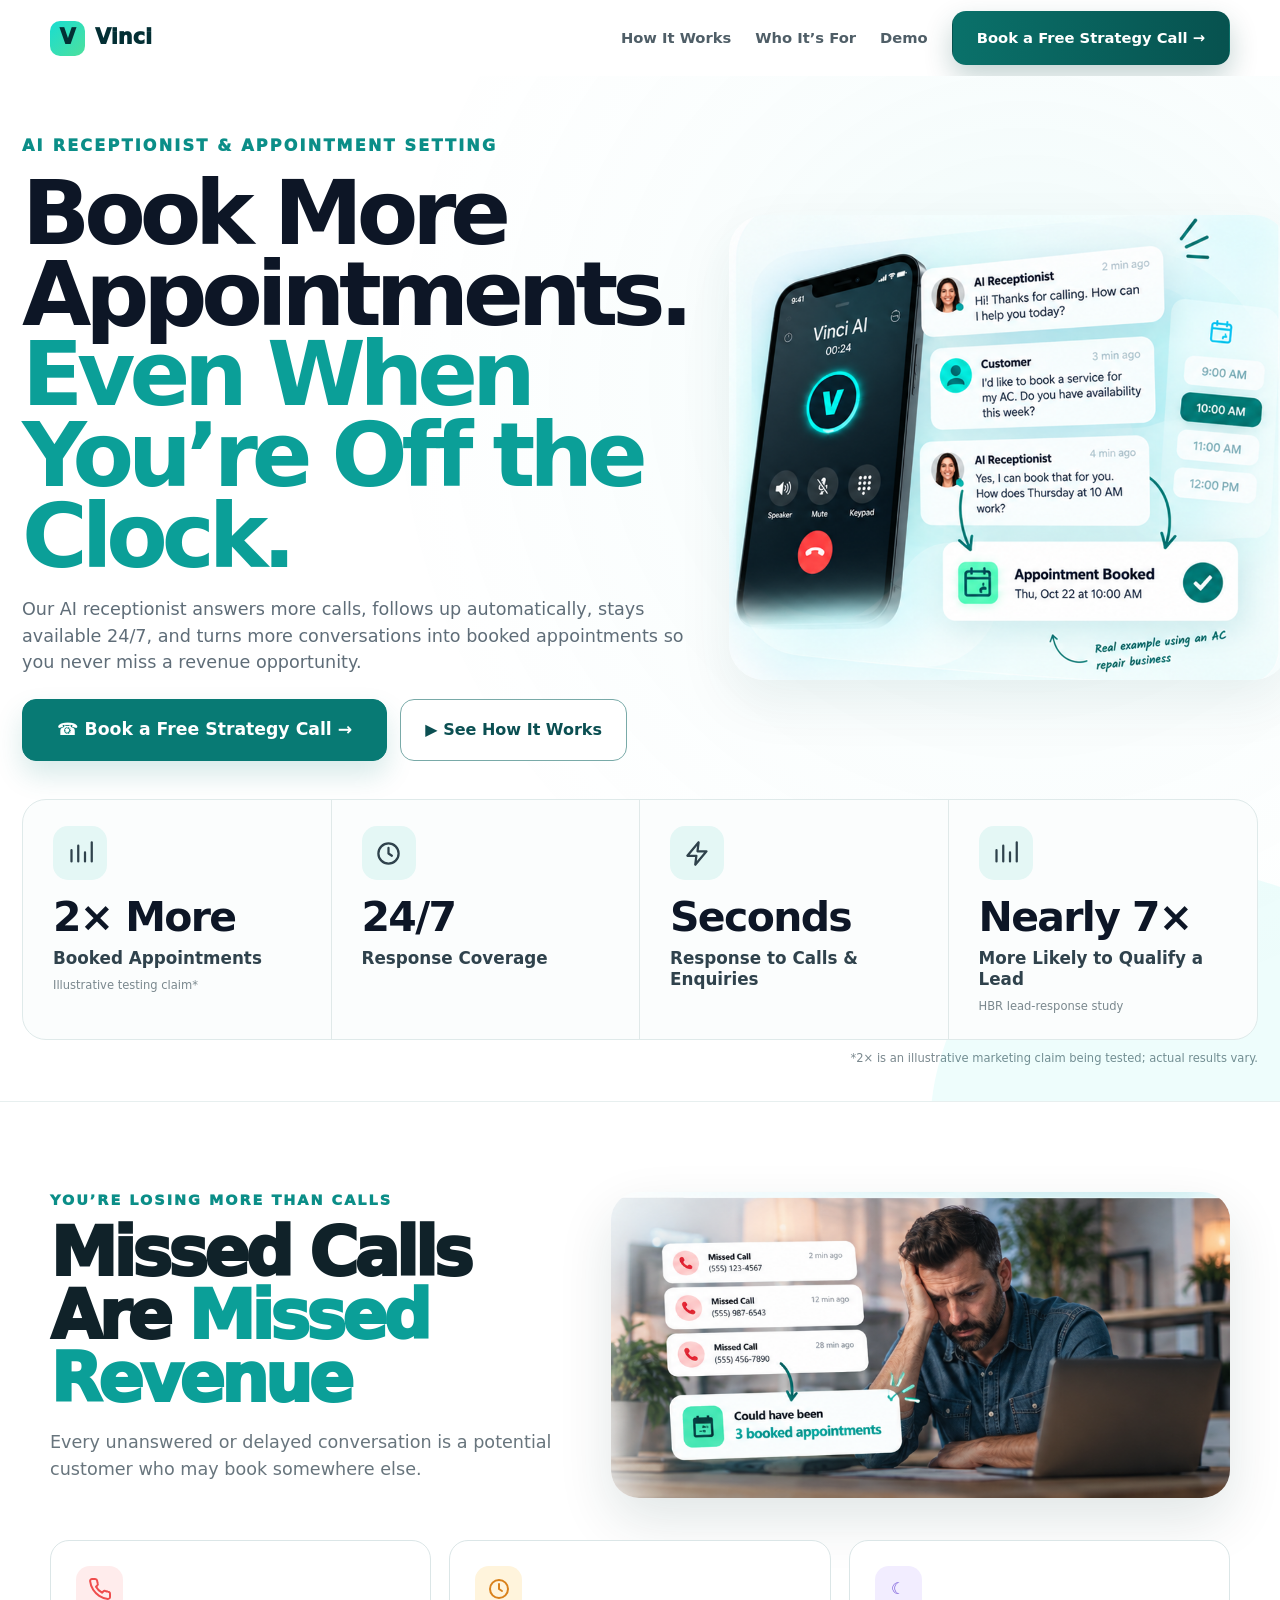
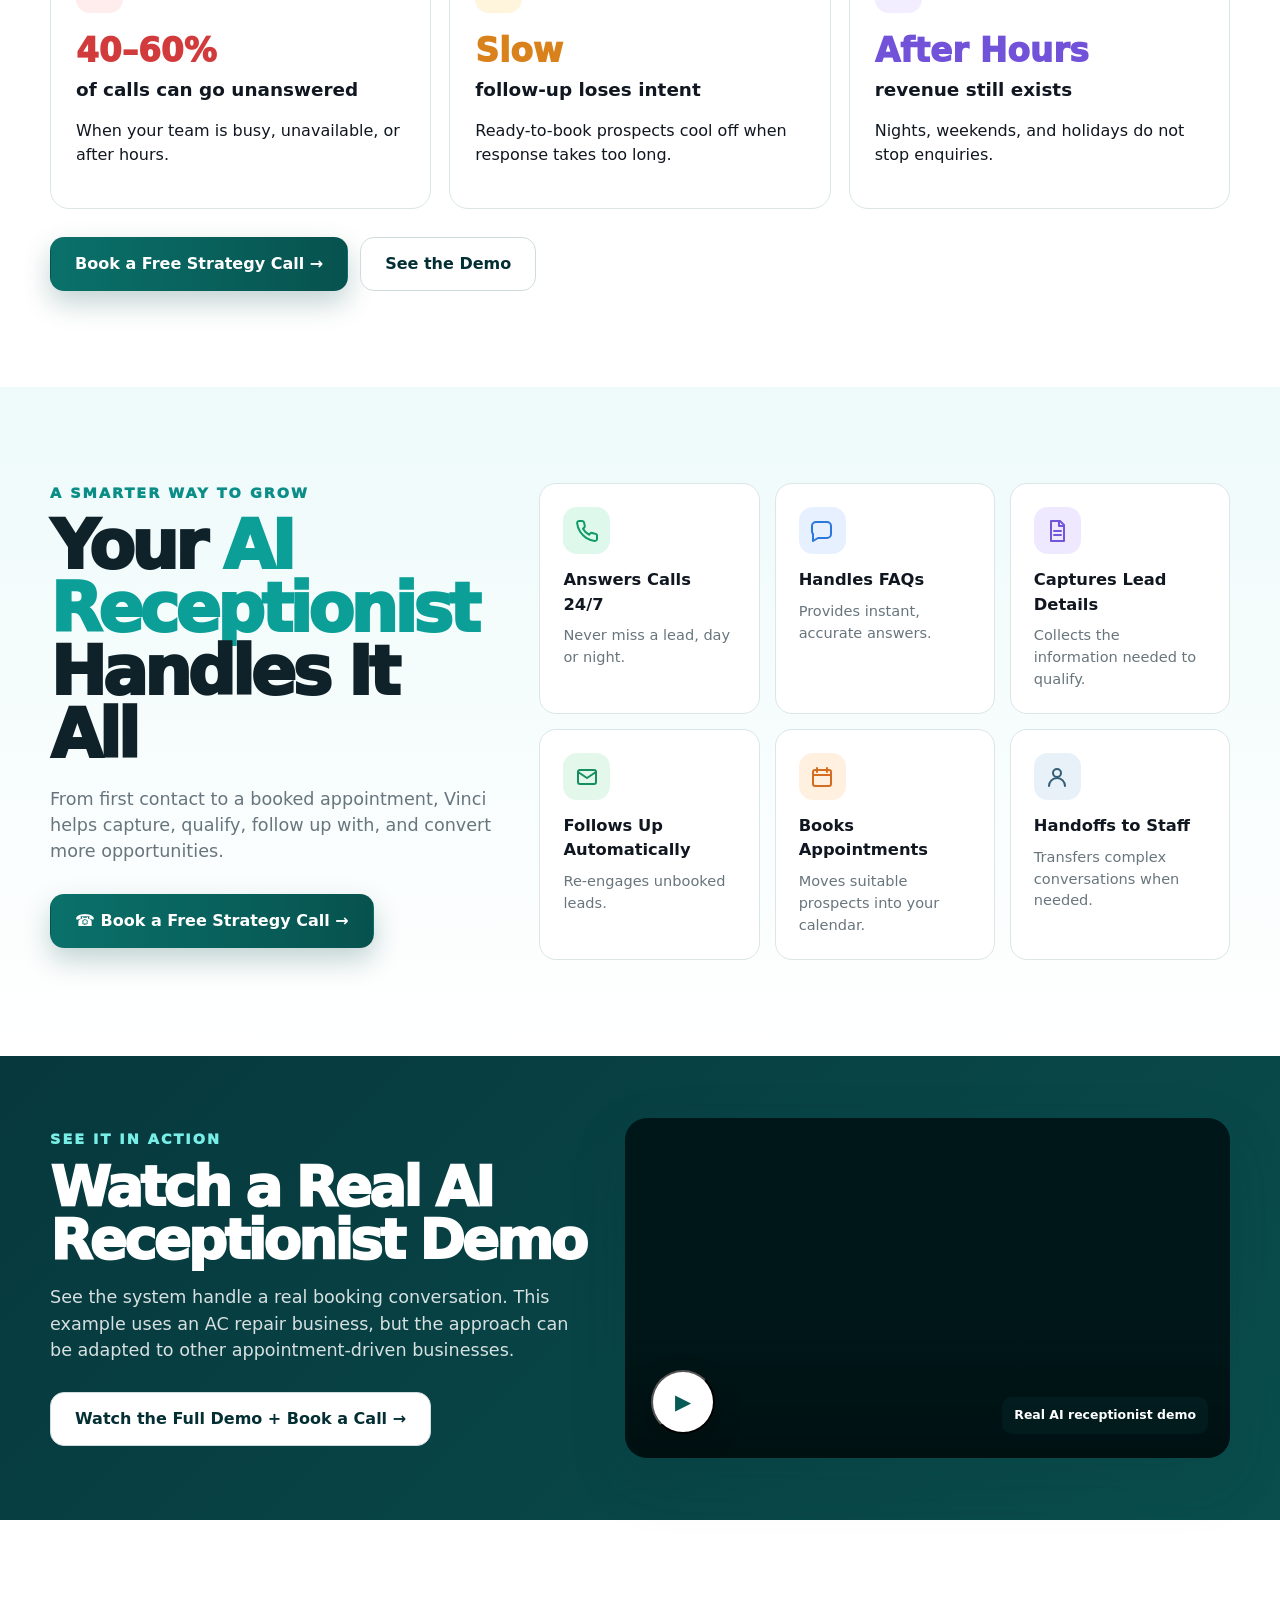
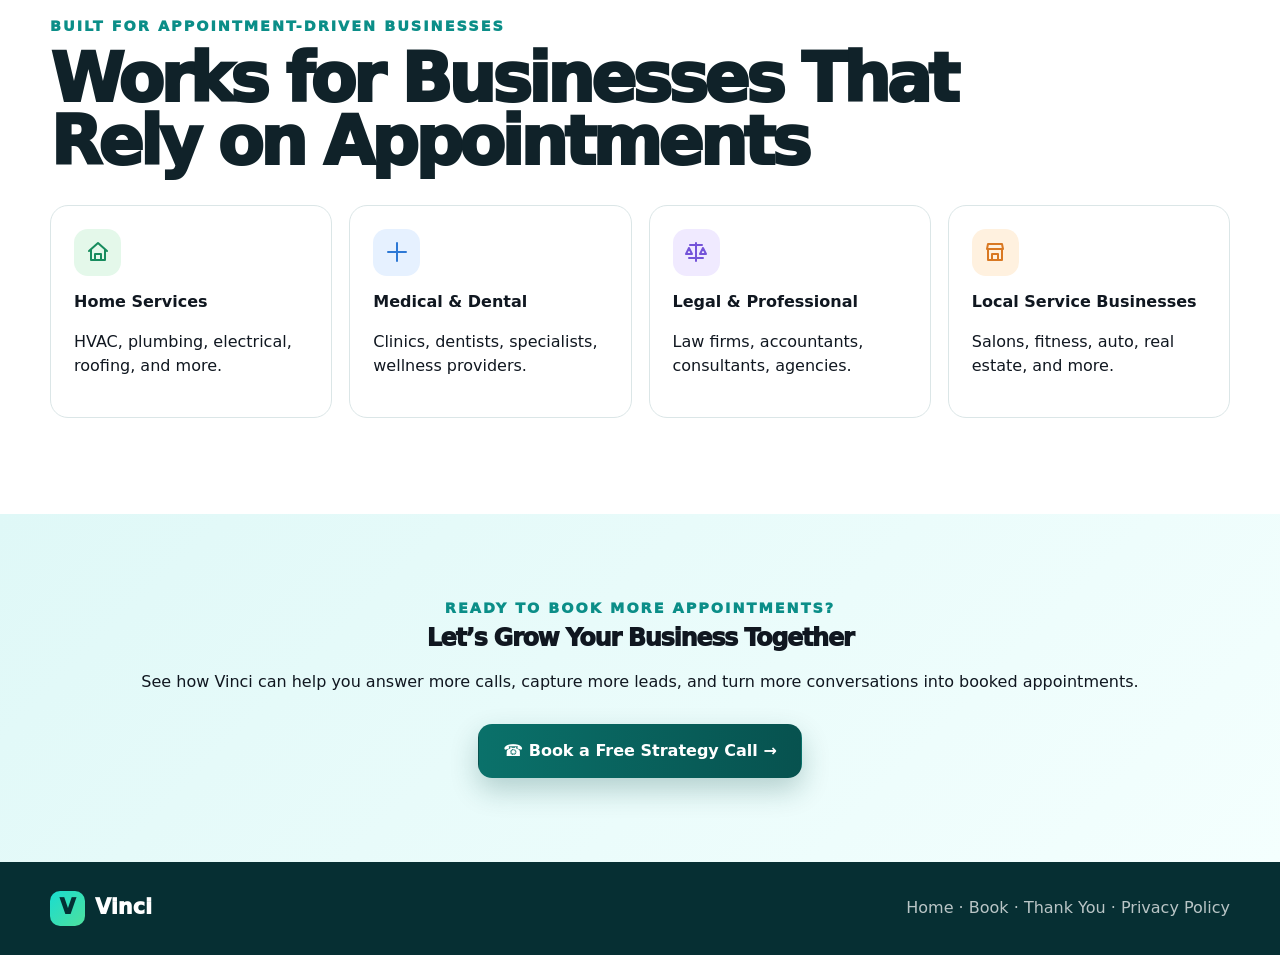
<file: index.html>
<!doctype html><html><head><meta charset="utf-8"><meta name="viewport" content="width=device-width,initial-scale=1"><title>Vinci | AI Receptionist for More Bookings</title><link rel="stylesheet" href="/styles.css"><!-- Meta Pixel Code -->
<script>
!function(f,b,e,v,n,t,s)
{if(f.fbq)return;n=f.fbq=function(){n.callMethod?
n.callMethod.apply(n,arguments):n.queue.push(arguments)};
if(!f._fbq)f._fbq=n;n.push=n;n.loaded=!0;n.version='2.0';
n.queue=[];t=b.createElement(e);t.async=!0;
t.src=v;s=b.getElementsByTagName(e)[0];
s.parentNode.insertBefore(t,s)}(window, document,'script',
'https://connect.facebook.net/en_US/fbevents.js');
fbq('init', '1208513608507539');
fbq('track', 'PageView');
</script>
<!-- End Meta Pixel Code --></head><body><!-- Meta Pixel Code (noscript) -->
<noscript><img height="1" width="1" style="display:none"
src="https://www.facebook.com/tr?id=1208513608507539&ev=PageView&noscript=1"
/></noscript>
<!-- End Meta Pixel Code (noscript) -->
<header><div class="container nav"><a class="brand" href="/"><span class="mark">V</span> Vinci</a><nav class="navlinks"><a href="#how">How It Works</a><a href="#industries">Who It’s For</a><a href="#demo">Demo</a><a class="btn btn-primary" href="/booking/">Book a Free Strategy Call →</a></nav></div></header>
<section class="hero"><div class="container">
  <div class="hero-grid">
    <div>
      <div class="eyebrow">AI RECEPTIONIST & APPOINTMENT SETTING</div>
      <h1>Book More Appointments. <span class="accent">Even When You’re Off the Clock.</span></h1>
      <p class="lead">Our AI receptionist answers more calls, follows up automatically, stays available 24/7, and turns more conversations into booked appointments so you never miss a revenue opportunity.</p>
      <div class="actions"><a class="btn btn-primary" href="/booking/">☎ Book a Free Strategy Call →</a><a class="btn btn-secondary" href="#demo">▶ See How It Works</a></div>
    </div>
    <div class="hero-visual white-hero-art"><img src="/assets/vinci-homepage-hero-final.png" alt="Vinci AI receptionist handling a service booking conversation and confirming an appointment"></div></div><div class="metrics">
    <div class="metric"><span class="metric-icon"><svg viewBox="0 0 24 24"><path d="M4 19V9M10 19V5M16 19v-8M22 19V2"/></svg></span><strong>2× More</strong><span>Booked Appointments</span><small>Illustrative testing claim*</small></div>
    <div class="metric"><span class="metric-icon"><svg viewBox="0 0 24 24"><circle cx="12" cy="12" r="9"/><path d="M12 7v5l3 2"/></svg></span><strong>24/7</strong><span>Response Coverage</span></div>
    <div class="metric"><span class="metric-icon"><svg viewBox="0 0 24 24"><path d="M13 2 3 14h8l-1 8 10-12h-8z"/></svg></span><strong>Seconds</strong><span>Response to Calls & Enquiries</span></div>
    <div class="metric"><span class="metric-icon"><svg viewBox="0 0 24 24"><path d="M4 19V9M10 19V5M16 19v-8M22 19V2"/></svg></span><strong>Nearly 7×</strong><span>More Likely to Qualify a Lead</span><small>HBR lead-response study</small></div>
  </div>
  <div class="disclaimer" style="color:rgba(255,255,255,.58)">*2× is an illustrative marketing claim being tested; actual results vary.</div>
</div></section>
<section class="section missed-revenue-section">
  <div class="container">
    <div class="missed-revenue-top">
      <div class="missed-revenue-copy">
        <div class="eyebrow" style="color:#0b8e88">YOU’RE LOSING MORE THAN CALLS</div>
        <h2>Missed Calls Are <span class="accent-text">Missed Revenue</span></h2>
        <p class="sub">Every unanswered or delayed conversation is a potential customer who may book somewhere else.</p>
      </div>
      <div class="missed-revenue-visual">
        <img src="/assets/vinci-missed-calls-approved.png" alt="Missed call alerts over a stressed business owner with a booked-appointments opportunity card">
      </div>
    </div>

    <div class="pain-cards missed-revenue-cards">
      <div class="pain">
        <span class="pain-ico" style="background:#ffecec;color:#ef4d4d"><svg viewBox="0 0 24 24"><path d="M22 16.9v3a2 2 0 0 1-2.18 2 19.8 19.8 0 0 1-8.63-3.07 19.5 19.5 0 0 1-6-6A19.8 19.8 0 0 1 2.12 4.18 2 2 0 0 1 4.11 2h3a2 2 0 0 1 2 1.72c.12.9.33 1.78.62 2.63a2 2 0 0 1-.45 2.11L8 9.73a16 16 0 0 0 6 6l1.27-1.27a2 2 0 0 1 2.11-.45c.85.29 1.73.5 2.63.62A2 2 0 0 1 22 16.9z"/></svg></span>
        <span class="num">40–60%</span>
        <b>of calls can go unanswered</b>
        <p>When your team is busy, unavailable, or after hours.</p>
      </div>
      <div class="pain">
        <span class="pain-ico" style="background:#fff4dc;color:#d9811b"><svg viewBox="0 0 24 24"><circle cx="12" cy="12" r="9"/><path d="M12 7v5l3 2"/></svg></span>
        <span class="num" style="color:#d9811b">Slow</span>
        <b>follow-up loses intent</b>
        <p>Ready-to-book prospects cool off when response takes too long.</p>
      </div>
      <div class="pain">
        <span class="pain-ico" style="background:#f2edff;color:#7152d8">☾</span>
        <span class="num" style="color:#7152d8">After Hours</span>
        <b>revenue still exists</b>
        <p>Nights, weekends, and holidays do not stop enquiries.</p>
      </div>
    </div>

    <div class="cta-row missed-revenue-cta">
      <a class="btn btn-primary" href="/booking/">Book a Free Strategy Call →</a>
      <a class="btn btn-secondary" href="#demo">See the Demo</a>
    </div>
  </div>
</section>
<section class="section features" id="how"><div class="container feature-grid"><div><div class="eyebrow" style="color:#0b8e88">A SMARTER WAY TO GROW</div><h2>Your <span class="accent-text">AI Receptionist</span> Handles It All</h2><p class="sub">From first contact to a booked appointment, Vinci helps capture, qualify, follow up with, and convert more opportunities.</p><div class="cta-row"><a class="btn btn-primary" href="/booking/">☎ Book a Free Strategy Call →</a></div></div><div class="feature-list"><div class="feature"><span class="feature-ico" style="background:#dff8ec;color:#0f9b68"><svg viewBox="0 0 24 24"><path d="M22 16.9v3a2 2 0 0 1-2.18 2 19.8 19.8 0 0 1-8.63-3.07 19.5 19.5 0 0 1-6-6A19.8 19.8 0 0 1 2.12 4.18 2 2 0 0 1 4.11 2h3a2 2 0 0 1 2 1.72c.12.9.33 1.78.62 2.63a2 2 0 0 1-.45 2.11L8 9.73a16 16 0 0 0 6 6l1.27-1.27a2 2 0 0 1 2.11-.45c.85.29 1.73.5 2.63.62A2 2 0 0 1 22 16.9z"/></svg></span><strong>Answers Calls 24/7</strong><p>Never miss a lead, day or night.</p></div><div class="feature"><span class="feature-ico" style="background:#e7f0ff;color:#2b78dd"><svg viewBox="0 0 24 24"><path d="M21 15a4 4 0 0 1-4 4H8l-5 3v-7a4 4 0 0 1-1-2.5V7a4 4 0 0 1 4-4h11a4 4 0 0 1 4 4z"/></svg></span><strong>Handles FAQs</strong><p>Provides instant, accurate answers.</p></div><div class="feature"><span class="feature-ico" style="background:#efe9ff;color:#7255d9"><svg viewBox="0 0 24 24"><path d="M6 2h9l4 4v16H6z"/><path d="M14 2v5h5M9 12h7M9 16h7"/></svg></span><strong>Captures Lead Details</strong><p>Collects the information needed to qualify.</p></div><div class="feature"><span class="feature-ico" style="background:#e3f8eb;color:#168e5f"><svg viewBox="0 0 24 24"><rect x="3" y="5" width="18" height="14" rx="2"/><path d="m3 7 9 6 9-6"/></svg></span><strong>Follows Up Automatically</strong><p>Re-engages unbooked leads.</p></div><div class="feature"><span class="feature-ico" style="background:#fff0df;color:#d66c20"><svg viewBox="0 0 24 24"><rect x="3" y="5" width="18" height="16" rx="2"/><path d="M7 3v4M17 3v4M3 10h18"/></svg></span><strong>Books Appointments</strong><p>Moves suitable prospects into your calendar.</p></div><div class="feature"><span class="feature-ico" style="background:#e8f1f7;color:#345d77"><svg viewBox="0 0 24 24"><circle cx="12" cy="8" r="4"/><path d="M4 21a8 8 0 0 1 16 0"/></svg></span><strong>Handoffs to Staff</strong><p>Transfers complex conversations when needed.</p></div></div></div></section>
<section class="demo-band" id="demo"><div class="container demo-grid"><div><div class="eyebrow">SEE IT IN ACTION</div><h2 class="demo-title"><span>Watch a Real AI</span><span>Receptionist Demo</span></h2><p class="lead">See the system handle a real booking conversation. This example uses an AC repair business, but the approach can be adapted to other appointment-driven businesses.</p><div class="cta-row"><a class="btn btn-secondary" href="/booking/">Watch the Full Demo + Book a Call →</a></div></div><div class="video-frame" id="demoVideo"><div class="video-poster" style="background-image:url('https://drive.google.com/thumbnail?id=1KKaw_j008UakHLO01bEk0UsnnMbDaQpM&sz=w1600')" onclick="playDriveVideo('demoVideo')"><button class="custom-play" aria-label="Play video">▶</button><div class="poster-label">Real AI receptionist demo</div></div><iframe class="drive-video" data-src="https://drive.google.com/file/d/1KKaw_j008UakHLO01bEk0UsnnMbDaQpM/preview" allow="autoplay; fullscreen" allowfullscreen></iframe></div></div></section>
<section class="section" id="industries"><div class="container"><div class="eyebrow" style="color:#0b8e88">BUILT FOR APPOINTMENT-DRIVEN BUSINESSES</div><h2>Works for Businesses That Rely on Appointments</h2><div class="industries"><div class="industry"><span class="industry-ico" style="background:#e4f8ea;color:#178c5e"><svg viewBox="0 0 24 24"><path d="m3 11 9-8 9 8"/><path d="M5 10v10h14V10M9 20v-6h6v6"/></svg></span><b>Home Services</b><p>HVAC, plumbing, electrical, roofing, and more.</p></div><div class="industry"><span class="industry-ico" style="background:#e6f1ff;color:#2d78d5"><svg viewBox="0 0 24 24"><path d="M12 3v18M3 12h18"/></svg></span><b>Medical & Dental</b><p>Clinics, dentists, specialists, wellness providers.</p></div><div class="industry"><span class="industry-ico" style="background:#f0eaff;color:#7453d9"><svg viewBox="0 0 24 24"><path d="M12 3v18M6 5h12M5 8l-3 6h6zM19 8l-3 6h6zM5 18h14"/></svg></span><b>Legal & Professional</b><p>Law firms, accountants, consultants, agencies.</p></div><div class="industry"><span class="industry-ico" style="background:#fff1df;color:#d97822"><svg viewBox="0 0 24 24"><path d="M4 9h16l-1-5H5zM5 9v11h14V9M9 20v-6h6v6"/></svg></span><b>Local Service Businesses</b><p>Salons, fitness, auto, real estate, and more.</p></div></div></div></section>
<section class="final-cta"><div class="container"><div class="eyebrow" style="color:#0b8e88">READY TO BOOK MORE APPOINTMENTS?</div><h2>Let’s Grow Your Business Together</h2><p class="sub" style="margin:0 auto">See how Vinci can help you answer more calls, capture more leads, and turn more conversations into booked appointments.</p><div class="actions" style="justify-content:center"><a class="btn btn-primary" href="/booking/">☎ Book a Free Strategy Call →</a></div></div></section>
<footer class="footer"><div class="container footer-row"><div class="brand" style="color:#fff"><span class="mark">V</span> Vinci</div><div><a href="/">Home</a> · <a href="/booking/">Book</a> · <a href="/thank-you/">Thank You</a> · <a href="/privacy/">Privacy Policy</a></div></div></footer><script>function playDriveVideo(id){const f=document.getElementById(id);const i=f.querySelector('iframe');i.src=i.dataset.src+'?autoplay=1';f.classList.add('playing');f.querySelector('.video-poster').style.display='none';}</script><script src="/assets/site-analytics.js" defer></script></body></html>
</file>
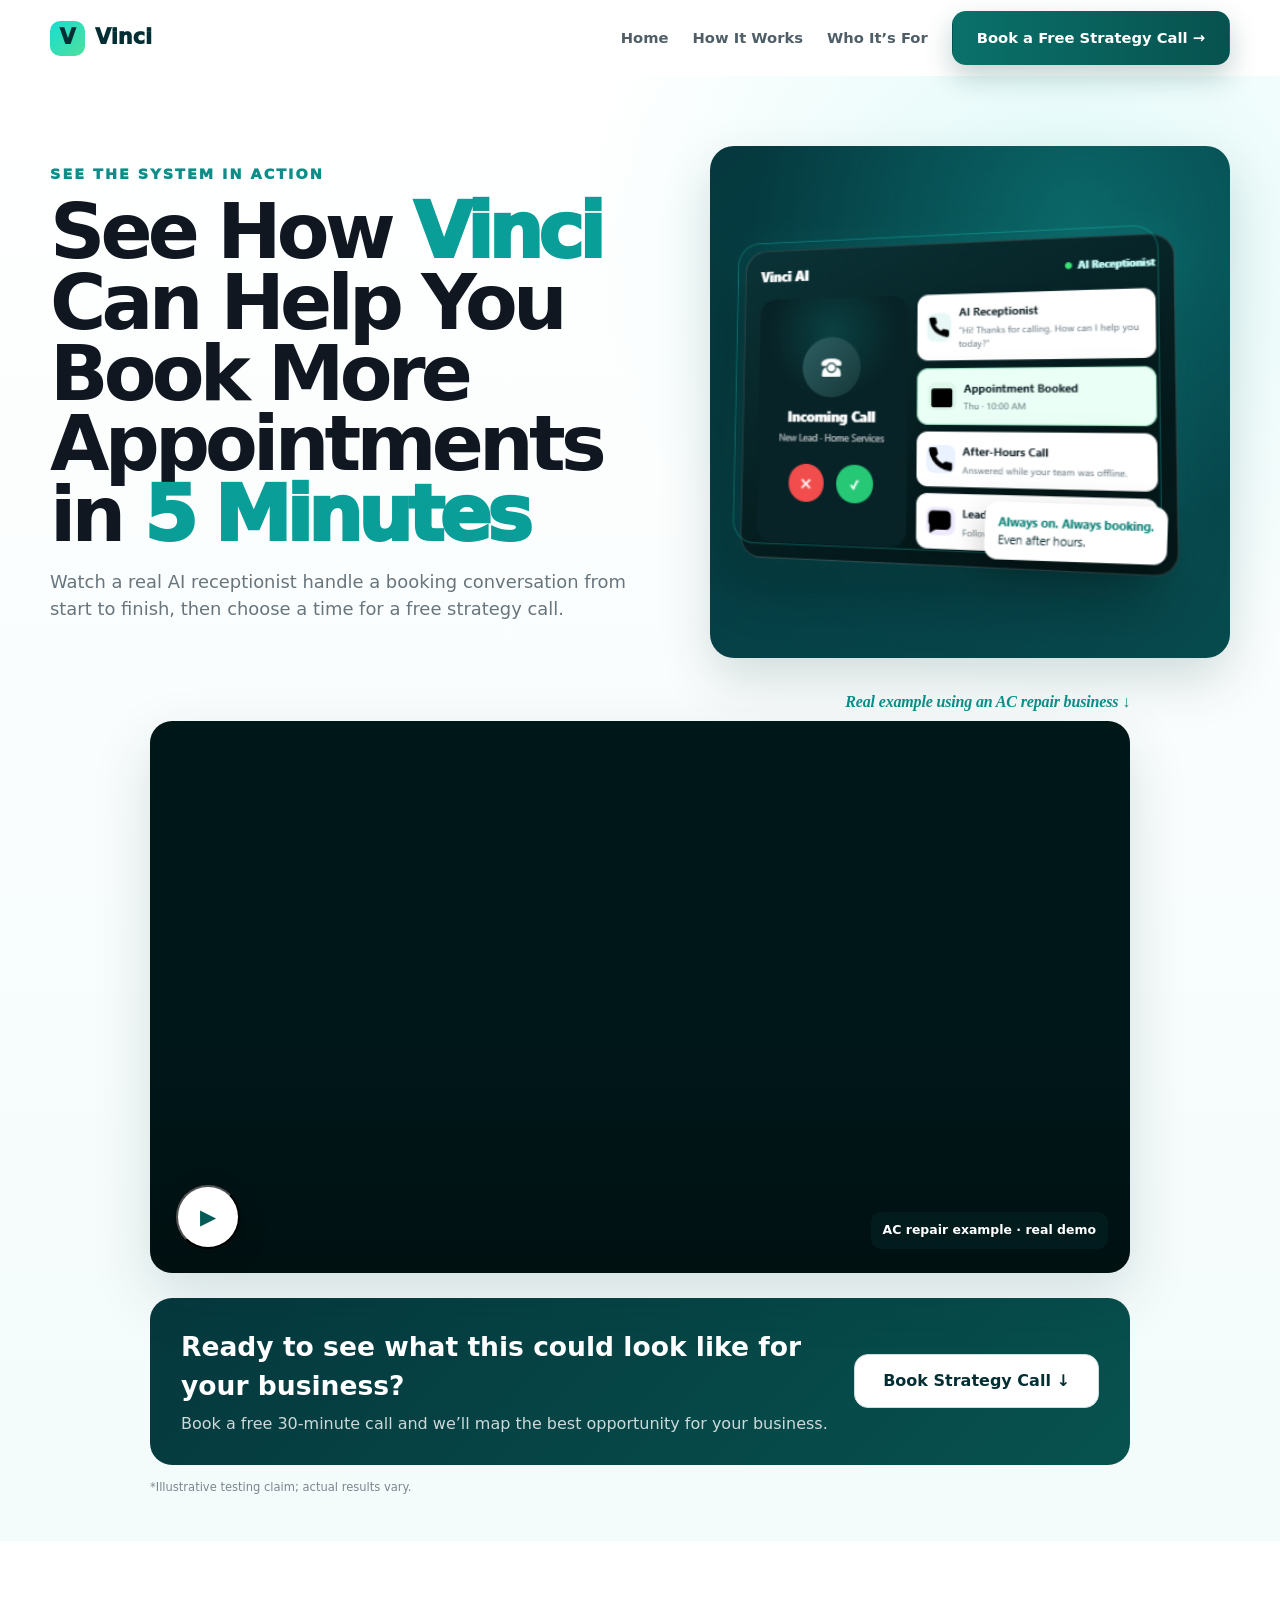
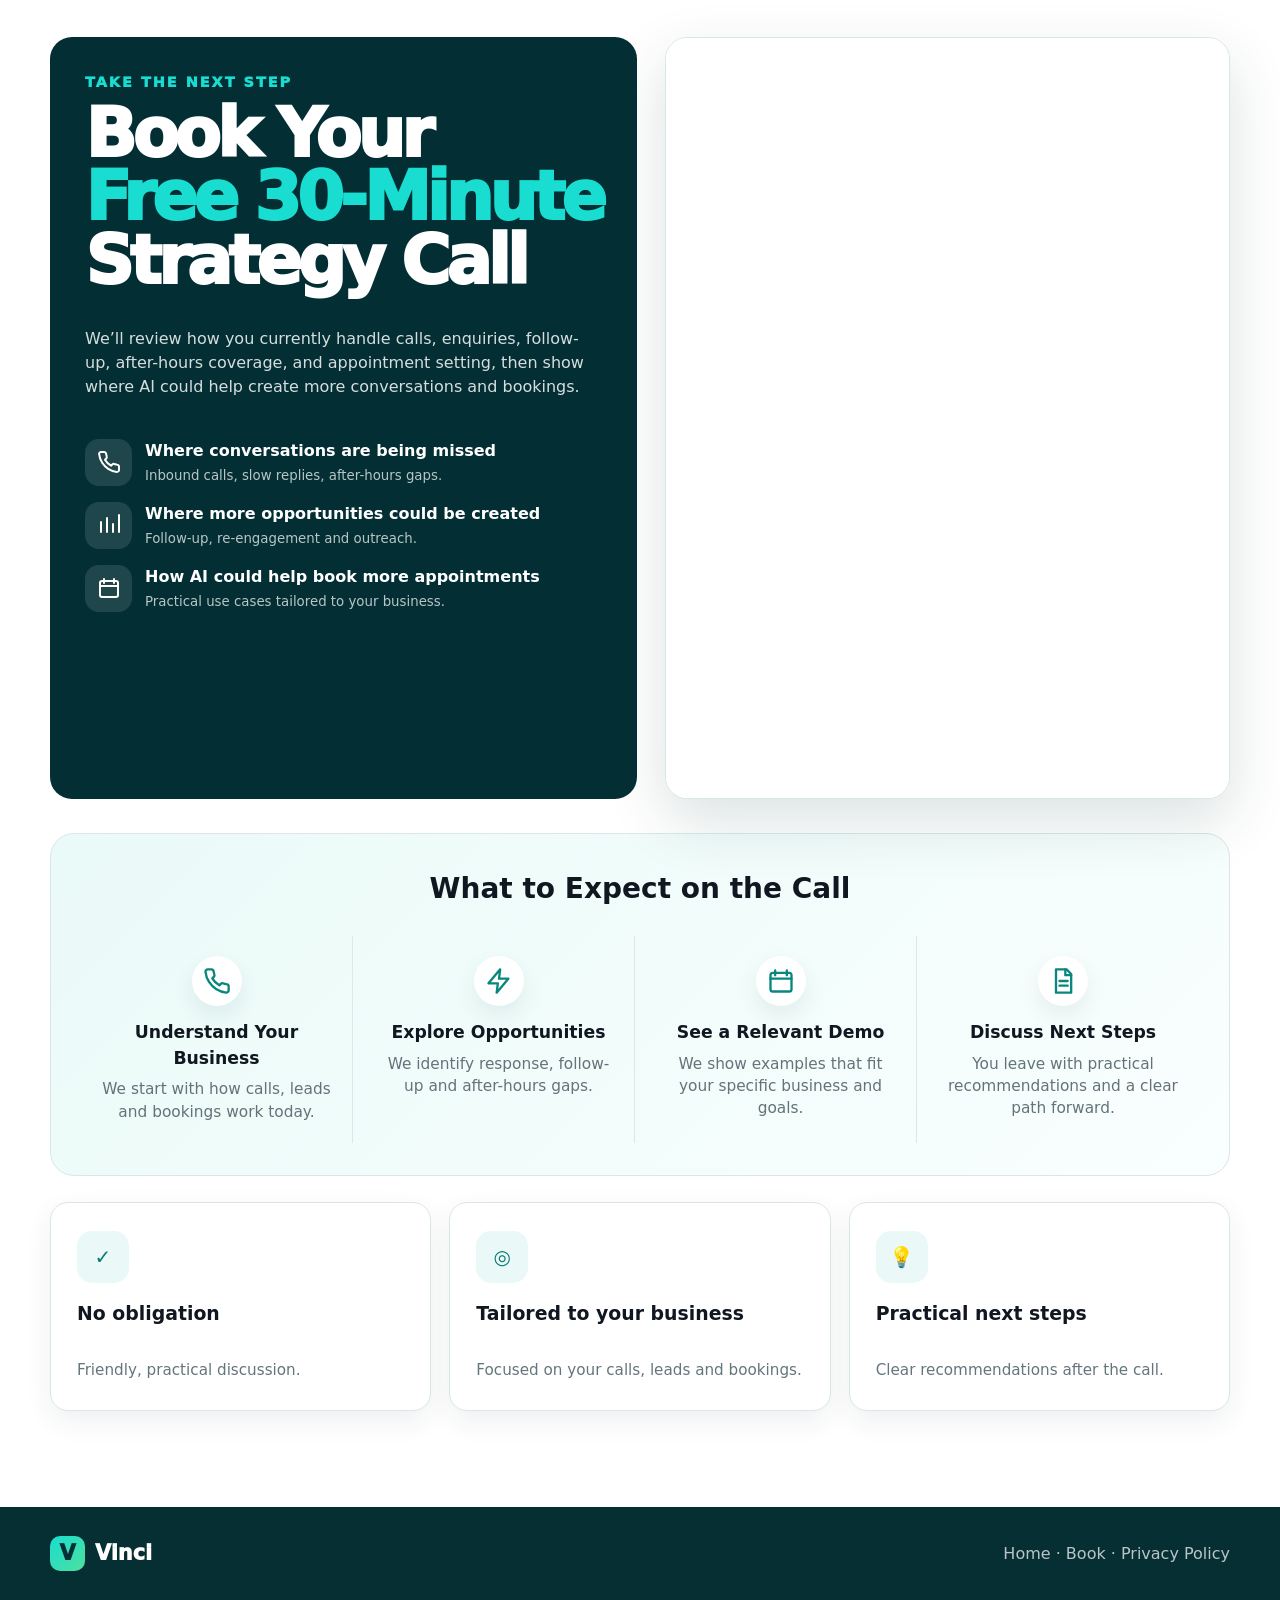
<file: booking/index.html>
<!doctype html><html><head><meta charset="utf-8"><meta name="viewport" content="width=device-width,initial-scale=1"><title>Book a Free Strategy Call | Vinci</title><link rel="stylesheet" href="/styles.css"><!-- Meta Pixel Code -->
<script>
!function(f,b,e,v,n,t,s)
{if(f.fbq)return;n=f.fbq=function(){n.callMethod?
n.callMethod.apply(n,arguments):n.queue.push(arguments)};
if(!f._fbq)f._fbq=n;n.push=n;n.loaded=!0;n.version='2.0';
n.queue=[];t=b.createElement(e);t.async=!0;
t.src=v;s=b.getElementsByTagName(e)[0];
s.parentNode.insertBefore(t,s)}(window, document,'script',
'https://connect.facebook.net/en_US/fbevents.js');
fbq('init', '1208513608507539');
fbq('track', 'PageView');
</script>
<!-- End Meta Pixel Code --></head><body><!-- Meta Pixel Code (noscript) -->
<noscript><img height="1" width="1" style="display:none"
src="https://www.facebook.com/tr?id=1208513608507539&ev=PageView&noscript=1"
/></noscript>
<!-- End Meta Pixel Code (noscript) -->
<header><div class="container nav"><a class="brand" href="/"><span class="mark">V</span> Vinci</a><nav class="navlinks"><a href="/">Home</a><a href="/#how">How It Works</a><a href="/#industries">Who It’s For</a><a class="btn btn-primary" href="#calendar">Book a Free Strategy Call →</a></nav></div></header>
<section class="page-hero"><div class="container"><div class="booking-intro booking-intro-visual"><div><div class="eyebrow" style="color:#0b8e88">SEE THE SYSTEM IN ACTION</div><h1>See How <span class="booking-highlight">Vinci</span> Can Help You Book More Appointments in <span class="booking-highlight">5 Minutes</span></h1><p class="sub">Watch a real AI receptionist handle a booking conversation from start to finish, then choose a time for a free strategy call.</p></div><div class="booking-hero-art"><img src="/assets/vinci-ai-receptionist-card.png" alt="Vinci AI receptionist receiving a call and booking an appointment"></div></div><div class="booking-video-wrap"><div class="video-demo-note">Real example using an AC repair business ↓</div><div class="video-frame" id="demoVideo"><div class="video-poster" style="background-image:url('https://drive.google.com/thumbnail?id=1KKaw_j008UakHLO01bEk0UsnnMbDaQpM&sz=w1600')" onclick="playDriveVideo('demoVideo')"><button class="custom-play" aria-label="Play video">▶</button><div class="poster-label">AC repair example · real demo</div></div><iframe class="drive-video" data-src="https://drive.google.com/file/d/1KKaw_j008UakHLO01bEk0UsnnMbDaQpM/preview" allow="autoplay; fullscreen" allowfullscreen></iframe></div><div class="after-video-cta"><div><h3>Ready to see what this could look like for your business?</h3><p>Book a free 30-minute call and we’ll map the best opportunity for your business.</p></div><a class="btn btn-secondary" href="#calendar">Book Strategy Call ↓</a></div><div class="disclaimer">*Illustrative testing claim; actual results vary.</div></div></div></section>
<section class="section" id="calendar"><div class="container booking-layout"><div class="booking-copy"><div class="eyebrow">TAKE THE NEXT STEP</div><h2>Book Your <span class="booking-panel-highlight">Free 30-Minute</span> Strategy Call</h2><p>We’ll review how you currently handle calls, enquiries, follow-up, after-hours coverage, and appointment setting, then show where AI could help create more conversations and bookings.</p><div class="booking-points"><div class="booking-point"><span class="point-ico"><svg viewBox="0 0 24 24"><path d="M22 16.9v3a2 2 0 0 1-2.18 2 19.8 19.8 0 0 1-8.63-3.07 19.5 19.5 0 0 1-6-6A19.8 19.8 0 0 1 2.12 4.18 2 2 0 0 1 4.11 2h3a2 2 0 0 1 2 1.72c.12.9.33 1.78.62 2.63a2 2 0 0 1-.45 2.11L8 9.73a16 16 0 0 0 6 6l1.27-1.27a2 2 0 0 1 2.11-.45c.85.29 1.73.5 2.63.62A2 2 0 0 1 22 16.9z"/></svg></span><div><b>Where conversations are being missed</b><br><small>Inbound calls, slow replies, after-hours gaps.</small></div></div><div class="booking-point"><span class="point-ico"><svg viewBox="0 0 24 24"><path d="M4 19V9M10 19V5M16 19v-8M22 19V2"/></svg></span><div><b>Where more opportunities could be created</b><br><small>Follow-up, re-engagement and outreach.</small></div></div><div class="booking-point"><span class="point-ico"><svg viewBox="0 0 24 24"><rect x="3" y="5" width="18" height="16" rx="2"/><path d="M7 3v4M17 3v4M3 10h18"/></svg></span><div><b>How AI could help book more appointments</b><br><small>Practical use cases tailored to your business.</small></div></div></div></div><div class="calendar-card"><div id="vinciCalendly" class="calendar calendly-inline-widget" data-url="https://calendly.com/vincilabs26/30min"></div></div></div>
<div class="container what-expect"><h3>What to Expect on the Call</h3><div class="expect-grid"><div class="expect-step"><div class="expect-icon"><svg viewBox="0 0 24 24"><path d="M22 16.9v3a2 2 0 0 1-2.18 2 19.8 19.8 0 0 1-8.63-3.07 19.5 19.5 0 0 1-6-6A19.8 19.8 0 0 1 2.12 4.18 2 2 0 0 1 4.11 2h3a2 2 0 0 1 2 1.72c.12.9.33 1.78.62 2.63a2 2 0 0 1-.45 2.11L8 9.73a16 16 0 0 0 6 6l1.27-1.27a2 2 0 0 1 2.11-.45c.85.29 1.73.5 2.63.62A2 2 0 0 1 22 16.9z"/></svg></div><b>Understand Your Business</b><p>We start with how calls, leads and bookings work today.</p></div><div class="expect-step"><div class="expect-icon"><svg viewBox="0 0 24 24"><path d="M13 2 3 14h8l-1 8 10-12h-8z"/></svg></div><b>Explore Opportunities</b><p>We identify response, follow-up and after-hours gaps.</p></div><div class="expect-step"><div class="expect-icon"><svg viewBox="0 0 24 24"><rect x="3" y="5" width="18" height="16" rx="2"/><path d="M7 3v4M17 3v4M3 10h18"/></svg></div><b>See a Relevant Demo</b><p>We show examples that fit your specific business and goals.</p></div><div class="expect-step"><div class="expect-icon"><svg viewBox="0 0 24 24"><path d="M6 2h9l4 4v16H6z"/><path d="M14 2v5h5M9 12h7M9 16h7"/></svg></div><b>Discuss Next Steps</b><p>You leave with practical recommendations and a clear path forward.</p></div></div></div>
<div class="container trust-row"><div class="trust"><span class="trust-ico">✓</span><b>No obligation</b><br><small>Friendly, practical discussion.</small></div><div class="trust"><span class="trust-ico">◎</span><b>Tailored to your business</b><br><small>Focused on your calls, leads and bookings.</small></div><div class="trust"><span class="trust-ico">💡</span><b>Practical next steps</b><br><small>Clear recommendations after the call.</small></div></div></section>
<footer class="footer"><div class="container footer-row"><div class="brand" style="color:#fff"><span class="mark">V</span> Vinci</div><div><a href="/">Home</a> · <a href="/booking/">Book</a> · <a href="/privacy/">Privacy Policy</a></div></div></footer><script>function playDriveVideo(id){const f=document.getElementById(id);const i=f.querySelector('iframe');i.src=i.dataset.src+'?autoplay=1';f.classList.add('playing');f.querySelector('.video-poster').style.display='none';}</script>
<script>
(function () {
  var bookingHandled = false;

  window.addEventListener('message', async function (event) {
    var container = document.getElementById('vinciCalendly');
    var frame = container && container.querySelector('iframe');
    var data = event.data;
    if (event.origin !== 'https://calendly.com' ||
        !frame || event.source !== frame.contentWindow ||
        !data || data.event !== 'calendly.event_scheduled' ||
        bookingHandled) return;

    bookingHandled = true;
    var payload = data.payload || {};
    var eventUri = payload.event && payload.event.uri;
    var inviteeUri = payload.invitee && payload.invitee.uri;
    var eventId = typeof eventUri === 'string' ?
      eventUri.split('/').pop() : null;
    var storageKey = 'vinciMetaScheduleEvent';

    // Report only a completed booking from this calendar, never a page visit.
    try {
      var alreadyTracked = false;
      try {
        alreadyTracked = eventId &&
          sessionStorage.getItem(storageKey) === eventId;
      } catch (error) { /* Tracking can still work with storage disabled. */ }
      if (!alreadyTracked && typeof window.fbq === 'function') {
        var options = eventId ? { eventID: 'calendly-' + eventId } : {};
        window.fbq('trackSingle', '1208513608507539', 'Schedule', {}, options);
        if (eventId) {
          try { sessionStorage.setItem(storageKey, eventId); } catch (error) {}
        }
      }
    } catch (error) {
      console.error('Booking tracking failed', error);
    }

    // Preserve the existing meeting-detail lookup and thank-you redirect.
    var controller = new AbortController();
    var timeout = setTimeout(function () { controller.abort(); }, 5000);
    var minimumDelay = new Promise(function (resolve) { setTimeout(resolve, 300); });
    try {
      if (eventUri) {
        var response = await fetch('/api/calendly-event', {
          method: 'POST',
          headers: { 'Content-Type': 'application/json' },
          signal: controller.signal,
          body: JSON.stringify({ eventUri: eventUri, inviteeUri: inviteeUri || null })
        });
        if (response.ok) {
          var details = await response.json();
          try {
            sessionStorage.setItem('vinciBookingDetails', JSON.stringify(details));
          } catch (error) {}
        }
      }
    } catch (error) {
      console.error('Calendly detail lookup failed', error);
    } finally {
      clearTimeout(timeout);
      await minimumDelay;
      window.location.href = '/thank-you/';
    }
  });
})();
</script>
<script src="https://assets.calendly.com/assets/external/widget.js" async></script><script src="/assets/site-analytics.js" defer></script></body></html>
</file>
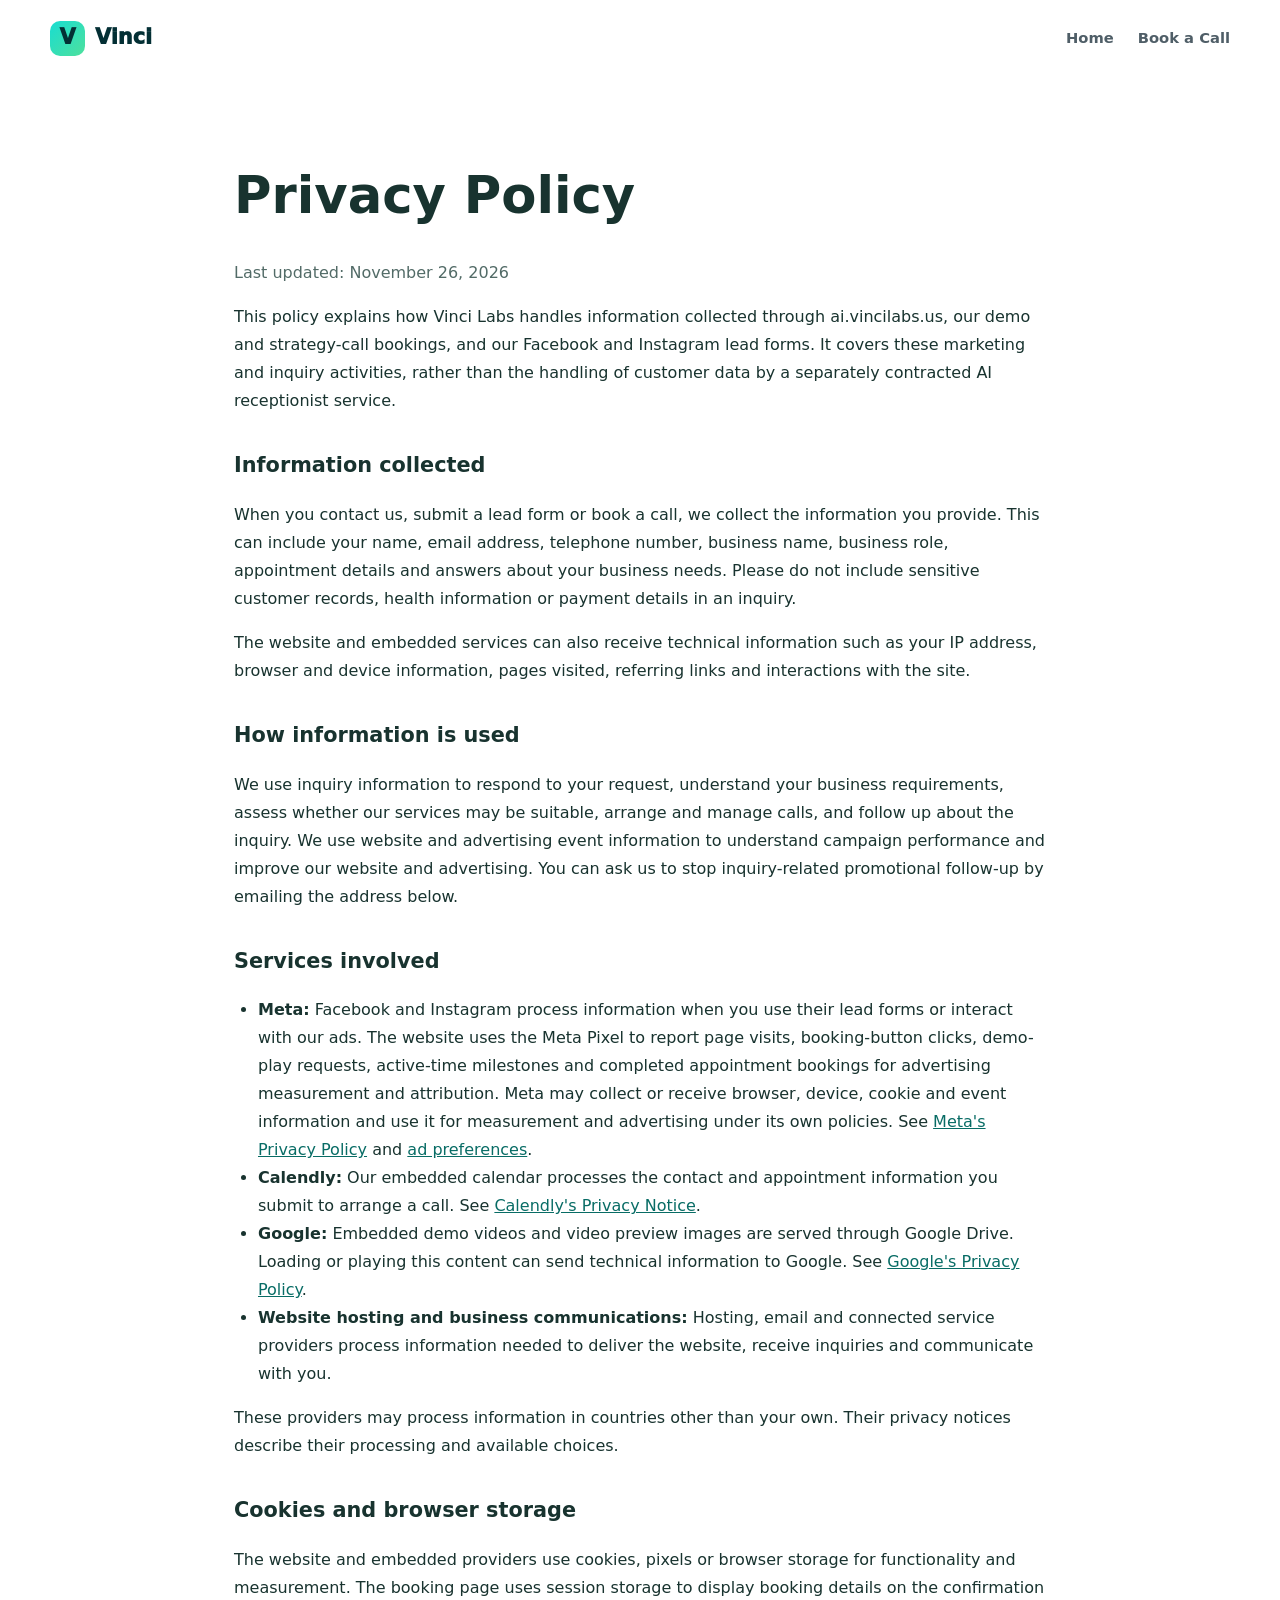
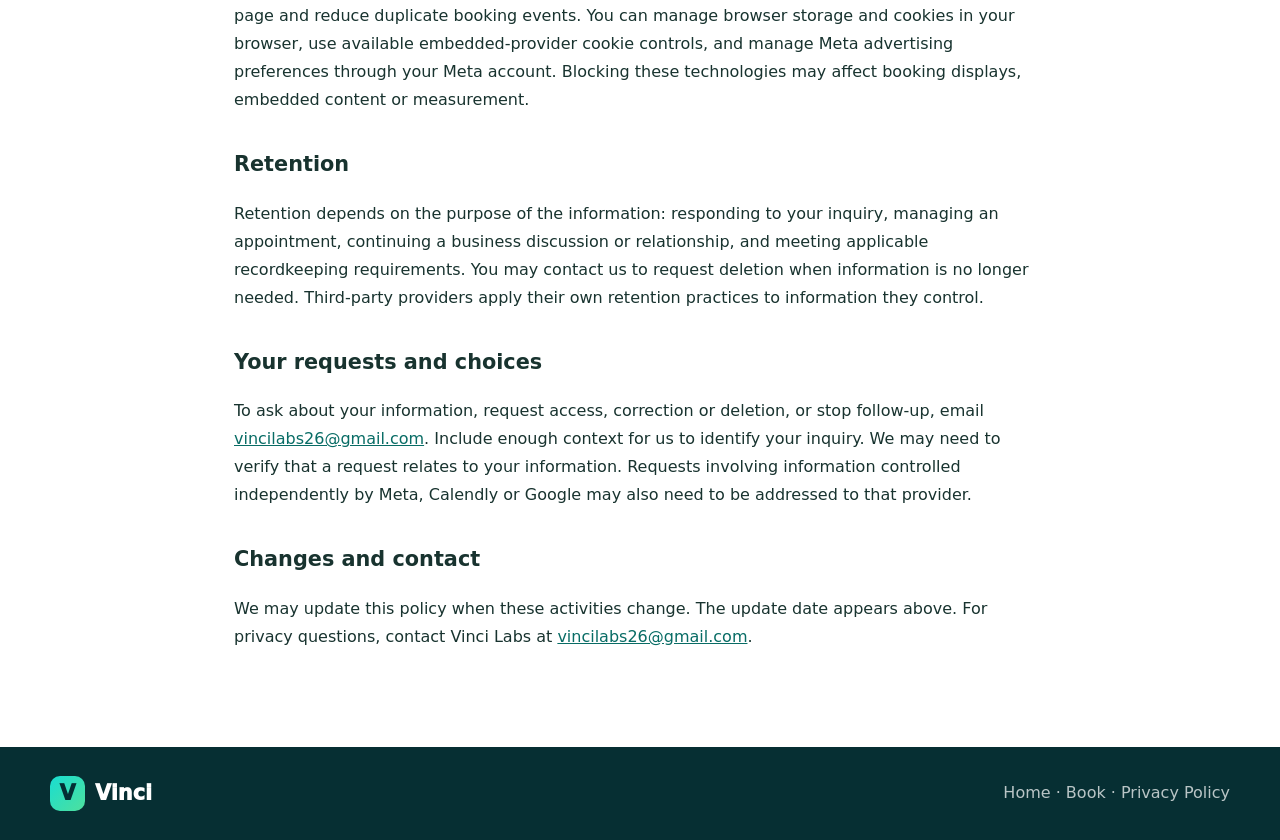
<file: privacy/index.html>
<!doctype html>
<html lang="en">
<head><meta charset="utf-8"><meta name="viewport" content="width=device-width,initial-scale=1"><title>Privacy Policy | Vinci Labs</title><meta name="description" content="How Vinci Labs handles website visits, demo inquiries, Meta lead forms and appointment bookings."><link rel="stylesheet" href="/styles.css"><style>.privacy-page{max-width:860px;margin:0 auto;padding:56px 24px 80px;color:#18332f;line-height:1.75}.privacy-page h1{font-size:clamp(2rem,5vw,3.2rem);line-height:1.15}.privacy-page h2{font-size:1.3rem;margin-top:32px}.privacy-page a{color:#086c65;text-decoration:underline}.privacy-page ul{padding-left:24px}.privacy-page .updated{color:#526b67}</style></head>
<body><header><div class="container nav"><a class="brand" href="/"><span class="mark">V</span> Vinci</a><nav class="navlinks"><a href="/">Home</a><a href="/booking/">Book a Call</a></nav></div></header>
<main class="privacy-page"><h1>Privacy Policy</h1><p class="updated">Last updated: November 26, 2026</p>
<p>This policy explains how Vinci Labs handles information collected through ai.vincilabs.us, our demo and strategy-call bookings, and our Facebook and Instagram lead forms. It covers these marketing and inquiry activities, rather than the handling of customer data by a separately contracted AI receptionist service.</p>
<h2>Information collected</h2><p>When you contact us, submit a lead form or book a call, we collect the information you provide. This can include your name, email address, telephone number, business name, business role, appointment details and answers about your business needs. Please do not include sensitive customer records, health information or payment details in an inquiry.</p>
<p>The website and embedded services can also receive technical information such as your IP address, browser and device information, pages visited, referring links and interactions with the site.</p>
<h2>How information is used</h2><p>We use inquiry information to respond to your request, understand your business requirements, assess whether our services may be suitable, arrange and manage calls, and follow up about the inquiry. We use website and advertising event information to understand campaign performance and improve our website and advertising. You can ask us to stop inquiry-related promotional follow-up by emailing the address below.</p>
<h2>Services involved</h2><ul>
<li><strong>Meta:</strong> Facebook and Instagram process information when you use their lead forms or interact with our ads. The website uses the Meta Pixel to report page visits, booking-button clicks, demo-play requests, active-time milestones and completed appointment bookings for advertising measurement and attribution. Meta may collect or receive browser, device, cookie and event information and use it for measurement and advertising under its own policies. See <a href="https://www.facebook.com/privacy/policy/" target="_blank" rel="noopener">Meta's Privacy Policy</a> and <a href="https://www.facebook.com/adpreferences/" target="_blank" rel="noopener">ad preferences</a>.</li>
<li><strong>Calendly:</strong> Our embedded calendar processes the contact and appointment information you submit to arrange a call. See <a href="https://calendly.com/legal/privacy-notice" target="_blank" rel="noopener">Calendly's Privacy Notice</a>.</li>
<li><strong>Google:</strong> Embedded demo videos and video preview images are served through Google Drive. Loading or playing this content can send technical information to Google. See <a href="https://policies.google.com/privacy" target="_blank" rel="noopener">Google's Privacy Policy</a>.</li>
<li><strong>Website hosting and business communications:</strong> Hosting, email and connected service providers process information needed to deliver the website, receive inquiries and communicate with you.</li></ul>
<p>These providers may process information in countries other than your own. Their privacy notices describe their processing and available choices.</p>
<h2>Cookies and browser storage</h2><p>The website and embedded providers use cookies, pixels or browser storage for functionality and measurement. The booking page uses session storage to display booking details on the confirmation page and reduce duplicate booking events. You can manage browser storage and cookies in your browser, use available embedded-provider cookie controls, and manage Meta advertising preferences through your Meta account. Blocking these technologies may affect booking displays, embedded content or measurement.</p>
<h2>Retention</h2><p>Retention depends on the purpose of the information: responding to your inquiry, managing an appointment, continuing a business discussion or relationship, and meeting applicable recordkeeping requirements. You may contact us to request deletion when information is no longer needed. Third-party providers apply their own retention practices to information they control.</p>
<h2>Your requests and choices</h2><p>To ask about your information, request access, correction or deletion, or stop follow-up, email <a href="mailto:vincilabs26@gmail.com">vincilabs26@gmail.com</a>. Include enough context for us to identify your inquiry. We may need to verify that a request relates to your information. Requests involving information controlled independently by Meta, Calendly or Google may also need to be addressed to that provider.</p>
<h2>Changes and contact</h2><p>We may update this policy when these activities change. The update date appears above. For privacy questions, contact Vinci Labs at <a href="mailto:vincilabs26@gmail.com">vincilabs26@gmail.com</a>.</p></main>
<footer class="footer"><div class="container footer-row"><div class="brand" style="color:#fff"><span class="mark">V</span> Vinci</div><div><a href="/">Home</a> · <a href="/booking/">Book</a> · <a href="/privacy/">Privacy Policy</a></div></div></footer></body></html>
</file>
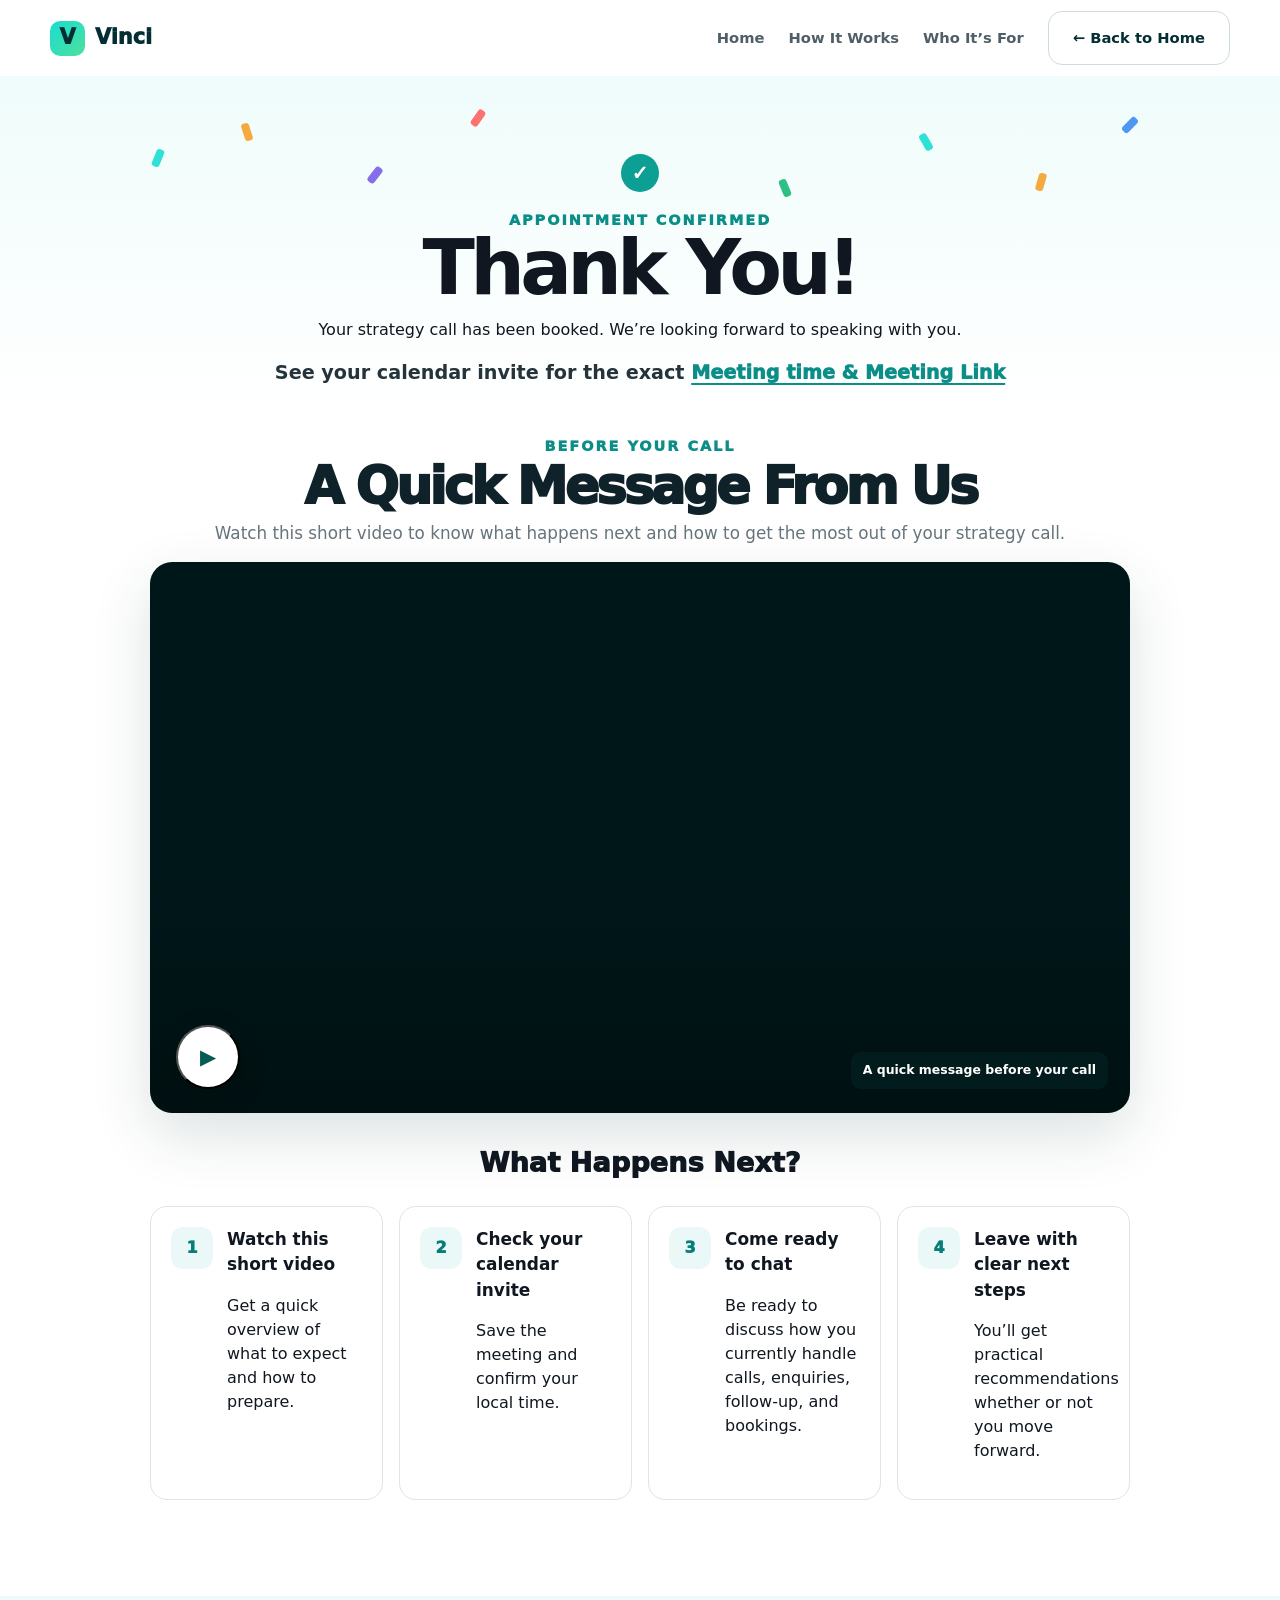
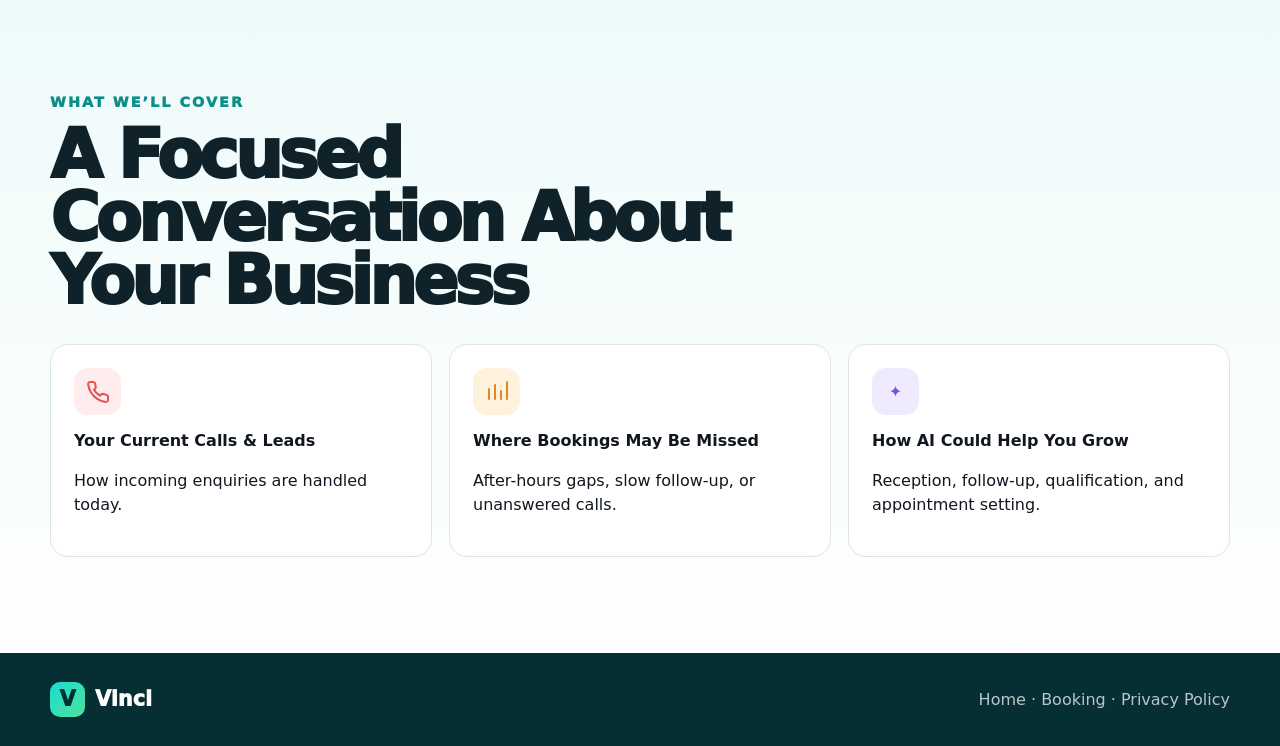
<file: thank-you/index.html>
<!doctype html><html><head><meta charset="utf-8"><meta name="viewport" content="width=device-width,initial-scale=1"><title>Thanks for Booking | Vinci</title><link rel="stylesheet" href="/styles.css"><!-- Meta Pixel Code -->
<script>
!function(f,b,e,v,n,t,s)
{if(f.fbq)return;n=f.fbq=function(){n.callMethod?
n.callMethod.apply(n,arguments):n.queue.push(arguments)};
if(!f._fbq)f._fbq=n;n.push=n;n.loaded=!0;n.version='2.0';
n.queue=[];t=b.createElement(e);t.async=!0;
t.src=v;s=b.getElementsByTagName(e)[0];
s.parentNode.insertBefore(t,s)}(window, document,'script',
'https://connect.facebook.net/en_US/fbevents.js');
fbq('init', '1208513608507539');
fbq('track', 'PageView');
</script>
<!-- End Meta Pixel Code --></head><body><!-- Meta Pixel Code (noscript) -->
<noscript><img height="1" width="1" style="display:none"
src="https://www.facebook.com/tr?id=1208513608507539&ev=PageView&noscript=1"
/></noscript>
<!-- End Meta Pixel Code (noscript) -->
<header><div class="container nav"><a class="brand" href="/"><span class="mark">V</span> Vinci</a><nav class="navlinks"><a href="/">Home</a><a href="/#how">How It Works</a><a href="/#industries">Who It’s For</a><a class="btn btn-secondary" href="/">← Back to Home</a></nav></div></header>
<section class="confirm-hero"><div class="confetti"><i></i><i></i><i></i><i></i><i></i><i></i><i></i><i></i></div><div class="container"><div class="checkmark">✓</div><div class="eyebrow" style="color:#0b8e88">APPOINTMENT CONFIRMED</div><h1>Thank You!</h1><p class="sub" style="margin:14px auto 0">Your strategy call has been booked. We’re looking forward to speaking with you.</p>
   <div class="thank-confirm-time" id="thankConfirmTime">See your calendar invite for the exact <span>Meeting time &amp; Meeting Link</span></div></div></section>
<section class="section thank-video-section">
  <div class="container">
    <div class="thank-video-intro">
      <div class="eyebrow" style="color:#0b8e88">BEFORE YOUR CALL</div>
      <h2>A Quick Message From Us</h2>
      <p class="sub">Watch this short video to know what happens next and how to get the most out of your strategy call.</p>
    </div>
    <div class="thank-video-immediate">
      <div class="video-frame" id="thankVideo">
        <div class="video-poster" style="background-image:url('https://drive.google.com/thumbnail?id=1lpGOMxcTgspAgXgQKCVpbOFmxkR5fRT-&sz=w1600')" onclick="playDriveVideo('thankVideo')">
          <button class="custom-play" aria-label="Play video">▶</button>
          <div class="poster-label">A quick message before your call</div>
        </div>
        <iframe class="drive-video" data-src="https://drive.google.com/file/d/1lpGOMxcTgspAgXgQKCVpbOFmxkR5fRT-/preview" allow="autoplay; fullscreen" allowfullscreen></iframe>
      </div>
    </div>
    <div class="thank-next">
      <div class="steps"><div class="steps-title">What Happens Next?</div><div class="step"><span class="stepnum">1</span><div><b>Watch this short video</b><p>Get a quick overview of what to expect and how to prepare.</p></div></div><div class="step"><span class="stepnum">2</span><div><b>Check your calendar invite</b><p>Save the meeting and confirm your local time.</p></div></div><div class="step"><span class="stepnum">3</span><div><b>Come ready to chat</b><p>Be ready to discuss how you currently handle calls, enquiries, follow-up, and bookings.</p></div></div><div class="step"><span class="stepnum">4</span><div><b>Leave with clear next steps</b><p>You’ll get practical recommendations whether or not you move forward.</p></div></div></div></div>
    </div>
  </div>
</section>
<section class="section features"><div class="container"><div class="eyebrow" style="color:#0b8e88">WHAT WE’LL COVER</div><h2>A Focused Conversation About Your Business</h2><div class="industries" style="grid-template-columns:repeat(3,1fr)"><div class="industry"><span class="industry-ico" style="background:#ffecec;color:#e65050"><svg viewBox="0 0 24 24"><path d="M22 16.9v3a2 2 0 0 1-2.18 2 19.8 19.8 0 0 1-8.63-3.07 19.5 19.5 0 0 1-6-6A19.8 19.8 0 0 1 2.12 4.18 2 2 0 0 1 4.11 2h3a2 2 0 0 1 2 1.72c.12.9.33 1.78.62 2.63a2 2 0 0 1-.45 2.11L8 9.73a16 16 0 0 0 6 6l1.27-1.27a2 2 0 0 1 2.11-.45c.85.29 1.73.5 2.63.62A2 2 0 0 1 22 16.9z"/></svg></span><b>Your Current Calls & Leads</b><p>How incoming enquiries are handled today.</p></div><div class="industry"><span class="industry-ico" style="background:#fff2dc;color:#db8a24"><svg viewBox="0 0 24 24"><path d="M4 19V9M10 19V5M16 19v-8M22 19V2"/></svg></span><b>Where Bookings May Be Missed</b><p>After-hours gaps, slow follow-up, or unanswered calls.</p></div><div class="industry"><span class="industry-ico" style="background:#f0eaff;color:#7453d9">✦</span><b>How AI Could Help You Grow</b><p>Reception, follow-up, qualification, and appointment setting.</p></div></div></div></section>
<footer class="footer"><div class="container footer-row"><div class="brand" style="color:#fff"><span class="mark">V</span> Vinci</div><div><a href="/">Home</a> · <a href="/booking/">Booking</a> · <a href="/privacy/">Privacy Policy</a></div></div></footer><script>function playDriveVideo(id){const f=document.getElementById(id);const i=f.querySelector('iframe');i.src=i.dataset.src+'?autoplay=1';f.classList.add('playing');f.querySelector('.video-poster').style.display='none';}</script><script>
(function(){
  function playDriveVideo(id){
    const f=document.getElementById(id);
    const i=f.querySelector('iframe');
    i.src=i.dataset.src+'?autoplay=1';
    f.classList.add('playing');
    f.querySelector('.video-poster').style.display='none';
  }
  window.playDriveVideo=playDriveVideo;

  function readBooking(){
    try{
      var raw=sessionStorage.getItem('vinciBookingDetails');
      return raw ? JSON.parse(raw) : null;
    }catch(e){ return null; }
  }

  function formatDateTime(startValue,endValue){
    var start=new Date(startValue);
    var end=endValue ? new Date(endValue) : null;
    if(isNaN(start.getTime())) return null;

    var date=start.toLocaleDateString(undefined,{
      weekday:'long',
      year:'numeric',
      month:'long',
      day:'numeric'
    });
    var startTime=start.toLocaleTimeString(undefined,{hour:'numeric',minute:'2-digit'});
    var text=date+' · '+startTime;

    if(end && !isNaN(end.getTime()) && end>start){
      text+=' – '+end.toLocaleTimeString(undefined,{hour:'numeric',minute:'2-digit'});
    }
    return text;
  }

  var details=readBooking();
  if(!details) return;

  var target=document.getElementById('thankConfirmTime');
  if(!target) return;

  var when=formatDateTime(details.startTime,details.endTime);
  if(!when) return;

  if(details.meetingLink){
    target.innerHTML=when+' · <a class="meeting-link-inline" href="'+details.meetingLink+'" target="_blank" rel="noopener">Meeting Link</a>';
  }else{
    target.innerHTML=when+' · <span>Meeting Link in calendar invite</span>';
  }
})();
</script><script src="/assets/site-analytics.js" defer></script></body></html>
</file>
<file: styles.css>
:root{--deep:#032f34;--deep2:#064348;--teal:#19ddd1;--teal2:#11b8b2;--mint:#dff9f6;--ink:#101720;--muted:#68757d;--line:#dbe6e7;--wash:#f5fbfb;--white:#fff;--danger:#ff6262;--amber:#f3a12a;--violet:#7a5de8;--blue:#3c8df0;--green:#17b877;--max:1180px;--shadow:0 22px 60px rgba(4,48,52,.14)}
*{box-sizing:border-box}html{scroll-behavior:smooth}body{margin:0;font-family:Inter,ui-sans-serif,system-ui,-apple-system,BlinkMacSystemFont,"Segoe UI",sans-serif;color:var(--ink);background:#fff;line-height:1.5;-webkit-font-smoothing:antialiased}a{text-decoration:none;color:inherit}.container{width:min(calc(100% - 40px),var(--max));margin:0 auto}.nav{height:76px;display:flex;align-items:center;justify-content:space-between;gap:24px}.brand{display:flex;align-items:center;gap:10px;font-size:1.3rem;font-weight:950;color:var(--deep)}.mark{width:35px;height:35px;border-radius:10px;background:linear-gradient(135deg,var(--teal),#4ee09d);display:grid;place-items:center;color:var(--deep);font-weight:1000}.navlinks{display:flex;gap:24px;align-items:center;font-size:.92rem;font-weight:750;color:#4f5e67}.btn{display:inline-flex;align-items:center;justify-content:center;gap:10px;min-height:54px;padding:0 24px;border-radius:14px;font-weight:900;border:1px solid transparent;transition:.2s}.btn-primary{background:linear-gradient(90deg,#0a716a,#07524f);color:#fff;box-shadow:0 12px 28px rgba(5,69,65,.24)}.btn-primary:hover{transform:translateY(-1px)}.btn-secondary{background:#fff;border-color:#cfdcdd;color:var(--deep)}.hero{position:relative;overflow:hidden;background:radial-gradient(circle at 81% 14%,rgba(25,221,209,.25),transparent 27%),linear-gradient(135deg,#042f34,#06454b 72%,#0a5352);color:#fff;padding:78px 0 34px}.hero:after{content:"";position:absolute;width:520px;height:520px;border-radius:50%;right:-170px;bottom:-290px;background:rgba(25,221,209,.07)}.hero-grid{position:relative;z-index:1;display:grid;grid-template-columns:.98fr 1.02fr;gap:58px;align-items:center}.eyebrow{font-size:.9rem;letter-spacing:.14em;text-transform:uppercase;font-weight:950;color:#78eee7}.hero h1{font-size:clamp(3.7rem,7vw,6.4rem);line-height:.9;letter-spacing:-.068em;margin:15px 0 20px;max-width:760px}.hero h1 .accent{color:var(--teal)}.lead{font-size:1.1rem;color:rgba(255,255,255,.84);max-width:680px}.actions{display:flex;gap:13px;flex-wrap:wrap;margin-top:30px}.hero .btn-secondary{background:transparent;border-color:rgba(255,255,255,.55);color:#fff}.hero-visual{position:relative;min-height:455px;perspective:1200px}.hero-device{position:absolute;inset:28px 12px 12px 30px;transform:rotateY(-9deg) rotateX(3deg);transform-origin:center;border-radius:30px;background:linear-gradient(160deg,#0a2b2e,#05191b 72%);border:1px solid rgba(255,255,255,.15);box-shadow:-24px 28px 80px rgba(0,0,0,.34),0 0 44px rgba(25,221,209,.14);padding:22px}.hero-device:before{content:"";position:absolute;inset:-16px 18px 18px -16px;border:1px solid rgba(25,221,209,.32);border-radius:32px;z-index:-1}.device-head{display:flex;justify-content:space-between;align-items:center;margin-bottom:18px}.device-brand{font-weight:950;font-size:1.18rem}.live{display:flex;align-items:center;gap:7px;font-size:.8rem;font-weight:900;color:#c7fffb}.dot{width:9px;height:9px;border-radius:50%;background:#3be477}.device-grid{display:grid;grid-template-columns:.82fr 1.18fr;gap:14px}.phone-panel{border-radius:23px;background:radial-gradient(circle at 50% 14%,rgba(25,221,209,.16),transparent 30%),#082327;padding:20px;min-height:325px;display:flex;flex-direction:column;align-items:center;justify-content:center}.call-avatar{width:84px;height:84px;border-radius:50%;display:grid;place-items:center;background:linear-gradient(135deg,#2d5f62,#17383a);font-size:2rem;margin-bottom:13px}.incoming{font-size:1.18rem;font-weight:900}.caller{font-size:.82rem;color:rgba(255,255,255,.63);margin-top:4px}.phone-actions{display:flex;gap:18px;margin-top:28px}.phone-action{width:52px;height:52px;border-radius:50%;display:grid;place-items:center;font-weight:950}.hang{background:#f24d4d}.answer{background:#26c875}.conversation{display:grid;align-content:start;gap:11px}.mini-card{background:#fff;color:#15252c;border-radius:15px;padding:15px 16px;box-shadow:0 13px 32px rgba(0,0,0,.18)}.mini-card .row{display:flex;gap:10px;align-items:center}.mini-icon{width:38px;height:38px;border-radius:11px;display:grid;place-items:center;font-weight:900}.mini-card b{font-size:.92rem}.mini-card p{margin:4px 0 0;font-size:.78rem;color:#60717a}.mini-card.booked{background:#eafff6;border:1px solid #abefd0}.floating-badge{position:absolute;right:-15px;bottom:24px;border-radius:18px;background:#fff;color:#113036;padding:15px 18px;box-shadow:0 18px 42px rgba(0,0,0,.24);transform:rotate(3deg)}.floating-badge b{display:block;color:#087d73}.metrics{position:relative;z-index:2;display:grid;grid-template-columns:repeat(4,1fr);gap:15px;margin-top:36px}.metric{border:1px solid rgba(255,255,255,.2);border-radius:18px;padding:23px;background:rgba(255,255,255,.05);min-height:150px}.metric-icon,.claim-ico{width:46px;height:46px;border-radius:13px;display:grid;place-items:center;background:rgba(25,221,209,.12);margin-bottom:14px}.metric-icon svg,.claim-ico svg,.feature-ico svg,.pain-ico svg,.industry-ico svg,.trust-ico svg,.point-ico svg,.confirm-ico svg{width:24px;height:24px;stroke:currentColor;stroke-width:2;fill:none;stroke-linecap:round;stroke-linejoin:round}.metric strong{display:block;font-size:2.45rem;line-height:1;color:var(--teal);letter-spacing:-.04em}.metric span{display:block;margin-top:8px;color:rgba(255,255,255,.92);font-weight:750}.metric small{display:block;margin-top:6px;color:rgba(255,255,255,.58);font-size:.72rem}.section{padding:96px 0}.section h2{font-size:clamp(2.7rem,5vw,4.6rem);line-height:.96;letter-spacing:-.056em;margin:10px 0 18px}.section .sub{color:var(--muted);font-size:1.1rem;max-width:730px}.pain-grid{display:grid;grid-template-columns:1.02fr .98fr;gap:48px;align-items:center}.pain-cards{display:grid;grid-template-columns:repeat(3,1fr);gap:17px;margin-top:31px}.pain{border:1px solid var(--line);border-radius:19px;padding:25px;background:#fff}.pain-ico,.feature-ico,.industry-ico,.trust-ico,.point-ico,.confirm-ico{width:47px;height:47px;border-radius:14px;display:grid;place-items:center;margin-bottom:14px}.pain b{font-size:1.15rem}.pain .num{font-size:2.05rem;font-weight:950;color:#d23b3b;display:block}.pain-visual{min-height:420px;border-radius:28px;background:linear-gradient(135deg,#f1f8f7,#e4f4f2);display:grid;grid-template-columns:.9fr 1.1fr;gap:18px;align-items:center;padding:30px;position:relative;overflow:hidden}.lost-figure{height:320px;border-radius:22px;background:linear-gradient(145deg,#e5ecec,#cddcdb);position:relative;overflow:hidden}.lost-figure:before{content:"";position:absolute;width:165px;height:165px;border-radius:50%;background:linear-gradient(145deg,#5f7072,#33464a);left:50%;top:62px;transform:translateX(-50%)}.lost-figure:after{content:"";position:absolute;width:230px;height:140px;border-radius:120px 120px 0 0;background:#506266;left:50%;bottom:0;transform:translateX(-50%)}.missed-stack{width:100%}.missed{background:#fff;border-radius:16px;padding:16px 18px;box-shadow:0 12px 30px rgba(0,0,0,.08);margin:12px 0;border-left:5px solid #ff5d5d}.missed:nth-child(2){margin-left:22px}.missed:nth-child(3){margin-left:44px}.scribble{font-weight:900;color:#456269;margin-top:20px;font-style:italic}.features{background:linear-gradient(180deg,#eefafa,#fff)}.feature-grid{display:grid;grid-template-columns:.78fr 1.22fr;gap:48px;align-items:start}.feature-list{display:grid;grid-template-columns:repeat(3,1fr);gap:15px}.feature{border:1px solid var(--line);border-radius:17px;padding:23px;background:#fff;min-height:158px}.feature strong{display:block;font-size:1.02rem}.feature p{margin:.45rem 0 0;color:var(--muted);font-size:.91rem}.cta-row{display:flex;gap:12px;flex-wrap:wrap;margin-top:29px}.demo-band{background:linear-gradient(135deg,#06383d,#0a4e4e);color:#fff;padding:62px 0}.demo-grid{display:grid;grid-template-columns:.8fr 1.2fr;gap:40px;align-items:center}.video-frame{border-radius:22px;overflow:hidden;box-shadow:var(--shadow);background:#001719;position:relative;aspect-ratio:16/9}.drive-video{width:100%;height:100%;border:0;display:none;background:#000}.video-frame.playing .drive-video{display:block}.video-poster{position:absolute;inset:0;background-size:cover;background-position:center;cursor:pointer}.video-poster:after{content:"";position:absolute;inset:0;background:linear-gradient(180deg,transparent 55%,rgba(0,0,0,.28))}.custom-play{position:absolute;left:26px;bottom:24px;width:64px;height:64px;border-radius:50%;background:#fff;color:#075b57;display:grid;place-items:center;z-index:2;box-shadow:0 10px 28px rgba(0,0,0,.22);font-size:1.3rem}.poster-label{position:absolute;right:22px;bottom:24px;z-index:2;background:rgba(3,31,34,.78);color:#fff;padding:9px 12px;border-radius:10px;font-size:.78rem;font-weight:850}.industries{display:grid;grid-template-columns:repeat(4,1fr);gap:17px;margin-top:31px}.industry{border:1px solid var(--line);border-radius:18px;padding:23px;background:#fff}.final-cta{background:linear-gradient(135deg,#dff8f7,#f4fffe);text-align:center;padding:84px 0}.final-cta h2{margin:0 auto 14px;max-width:850px}.footer{background:#062f33;color:rgba(255,255,255,.72);padding:29px 0}.footer-row{display:flex;justify-content:space-between;align-items:center;gap:20px}.page-hero{padding:70px 0 44px;background:radial-gradient(circle at 83% 10%,rgba(25,221,209,.13),transparent 28%),linear-gradient(180deg,#fff,#f3fbfb)}.page-hero h1{font-size:clamp(3.25rem,6vw,5.5rem);line-height:.92;letter-spacing:-.062em;margin:12px 0 18px;max-width:980px}.page-hero .sub{color:var(--muted);font-size:1.12rem;max-width:800px}.booking-intro{display:grid;grid-template-columns:1fr .42fr;gap:24px;align-items:end}.side-note{font-size:1.15rem;font-weight:900;color:#0e6e69;font-style:italic;transform:rotate(-3deg);padding-bottom:12px}.claim-strip{display:grid;grid-template-columns:repeat(4,1fr);gap:13px;margin:30px 0}.claim{border:1px solid var(--line);border-radius:17px;padding:20px;background:#fff}.claim-top{display:flex;align-items:center;gap:12px}.claim-ico{background:#eaf9f7;margin:0;flex:0 0 auto}.claim strong{display:block;font-size:1.58rem;color:var(--deep)}.booking-video-wrap{max-width:980px;margin:0 auto}.after-video-cta{margin:25px auto 0;max-width:980px;border-radius:22px;background:linear-gradient(135deg,#05383d,#07524f);color:#fff;padding:29px 31px;display:flex;justify-content:space-between;gap:24px;align-items:center}.after-video-cta h3{font-size:1.66rem;margin:0 0 6px}.after-video-cta p{margin:0;color:rgba(255,255,255,.8)}.booking-layout{display:grid;grid-template-columns:.78fr 1.22fr;gap:25px;align-items:start}.booking-copy{background:var(--deep);color:#fff;border-radius:22px;padding:35px;position:sticky;top:20px}.booking-copy h2{font-size:2.9rem}.booking-copy p{color:rgba(255,255,255,.8)}.booking-points{display:grid;gap:15px;margin-top:22px}.booking-point{display:flex;gap:13px}.booking-point .point-ico{background:rgba(255,255,255,.1);margin:0;color:#fff;flex:0 0 auto}.calendar-card{border:1px solid var(--line);border-radius:22px;overflow:hidden;background:#fff;box-shadow:var(--shadow)}.calendar{width:100%;height:760px;border:0}.what-expect{margin-top:34px;border:1px solid var(--line);border-radius:24px;padding:30px;background:linear-gradient(135deg,#effcfb,#fff)}.what-expect h3{font-size:1.55rem;margin:0 0 22px;text-align:center}.expect-grid{display:grid;grid-template-columns:repeat(4,1fr);gap:16px}.expect-step{text-align:center;padding:18px}.expect-num{width:44px;height:44px;border-radius:50%;display:grid;place-items:center;background:#e2faf7;color:#087d75;font-weight:950;margin:0 auto 12px}.trust-row{display:grid;grid-template-columns:repeat(3,1fr);gap:14px;margin-top:22px}.trust{padding:21px;border:1px solid var(--line);border-radius:15px;background:#fff}.trust-ico{background:#eaf9f7}.confirm-hero{position:relative;text-align:center;padding:78px 0 44px;background:linear-gradient(180deg,#effcfb,#fff);overflow:hidden}.confetti{position:absolute;inset:0;pointer-events:none}.confetti i{position:absolute;width:8px;height:18px;border-radius:3px;opacity:.9;transform:rotate(var(--r))}.confetti i:nth-child(1){left:12%;top:22%;background:#19ddd1;--r:22deg}.confetti i:nth-child(2){left:19%;top:14%;background:#f3a12a;--r:-18deg}.confetti i:nth-child(3){left:29%;top:27%;background:#7a5de8;--r:38deg}.confetti i:nth-child(4){left:72%;top:17%;background:#19ddd1;--r:-30deg}.confetti i:nth-child(5){left:81%;top:29%;background:#f3a12a;--r:16deg}.confetti i:nth-child(6){left:88%;top:12%;background:#3c8df0;--r:44deg}.confetti i:nth-child(7){left:61%;top:31%;background:#17b877;--r:-22deg}.confetti i:nth-child(8){left:37%;top:10%;background:#ff6262;--r:35deg}.checkmark{width:82px;height:82px;border-radius:50%;display:grid;place-items:center;background:#e6fff4;color:#11a96d;font-size:2.15rem;margin:0 auto 18px;position:relative;z-index:1}.confirm-hero h1{font-size:clamp(3.2rem,6vw,5.6rem);letter-spacing:-.062em;line-height:.94;margin:0;position:relative;z-index:1}.confirm-card{margin:30px auto 0;max-width:860px;border:1px solid var(--line);border-radius:20px;padding:24px 26px;background:#fff;display:grid;grid-template-columns:1.15fr 1fr 1fr;gap:16px;text-align:left;position:relative;z-index:1;box-shadow:0 16px 40px rgba(4,48,52,.08)}.confirm-item{display:flex;gap:11px}.confirm-ico{background:#eaf9f7;margin:0;flex:0 0 auto}.confirm-item b{font-size:1.02rem}.date-prominent{font-size:1.35rem;font-weight:950;color:var(--deep);line-height:1.15}.ty-layout{display:grid;grid-template-columns:1.12fr .88fr;gap:32px;align-items:start}.steps{display:grid;gap:16px}.steps-title{font-size:1.65rem;font-weight:950;margin-bottom:2px}.step{border:1px solid var(--line);border-radius:17px;padding:20px;background:#fff;display:flex;gap:14px}.stepnum{width:42px;height:42px;border-radius:12px;display:grid;place-items:center;background:#eaf9f7;color:#057d78;font-weight:950;flex:0 0 auto}.step b{font-size:1.06rem}.disclaimer{font-size:.72rem;color:#7b878e;margin-top:14px}
@media(max-width:980px){.hero-grid,.pain-grid,.feature-grid,.demo-grid,.booking-layout,.ty-layout,.booking-intro{grid-template-columns:1fr}.hero-visual{min-height:430px}.metrics,.claim-strip{grid-template-columns:repeat(2,1fr)}.feature-list{grid-template-columns:repeat(2,1fr)}.industries{grid-template-columns:repeat(2,1fr)}.booking-copy{position:static}.confirm-card{grid-template-columns:1fr}.expect-grid{grid-template-columns:repeat(2,1fr)}.navlinks a:not(.btn){display:none}}@media(max-width:620px){.container{width:min(calc(100% - 28px),var(--max))}.metrics,.claim-strip,.pain-cards,.feature-list,.industries,.trust-row,.expect-grid{grid-template-columns:1fr}.hero{padding-top:50px}.section{padding:68px 0}.hero-visual{min-height:400px}.hero-device{inset:24px 0}.device-grid{grid-template-columns:1fr}.conversation{display:none}.calendar{height:720px}.after-video-cta{flex-direction:column;align-items:flex-start}.pain-visual{grid-template-columns:1fr}.lost-figure{display:none}}

/* 2026-10-21 fidelity fixes */
.hero .eyebrow{font-size:1rem;letter-spacing:.15em}
.hero .btn-primary{background:linear-gradient(90deg,#22ddd4,#39e7d0);color:#04363a;font-size:1.03rem;min-height:58px;padding:0 30px;box-shadow:0 15px 34px rgba(25,221,209,.28)}
.mockup-hero-image{width:100%;max-width:610px;display:block;margin-left:auto;border-radius:28px;filter:drop-shadow(0 28px 42px rgba(0,0,0,.28));transform:perspective(1000px) rotateY(-2deg)}
.pain-visual.person-visual{min-height:420px;background-image:linear-gradient(90deg,rgba(244,251,250,.10),rgba(244,251,250,.04)),url('[data-uri]');background-size:cover;background-position:center;border-radius:28px;position:relative;overflow:hidden;display:block;padding:0}
.person-call-stack{position:absolute;left:22px;top:22px;width:54%;display:grid;gap:12px}
.person-call{background:rgba(255,255,255,.96);border-radius:15px;padding:14px 16px;border-left:5px solid #ff5d5d;box-shadow:0 14px 30px rgba(0,0,0,.10);font-size:.84rem}
.person-note{position:absolute;left:26px;bottom:22px;background:rgba(255,255,255,.93);padding:11px 14px;border-radius:12px;font-weight:900;color:#36565a;font-style:italic}
.demo-title{font-size:clamp(2.7rem,4.3vw,4.15rem);line-height:.96;margin:10px 0 12px;letter-spacing:-.05em}
.demo-title span{display:block;white-space:nowrap}
.after-video-cta .btn{white-space:nowrap;min-width:245px}
.what-expect{background:linear-gradient(135deg,#eafaf8,#f9fffe);padding:36px 34px}
.what-expect h3{font-size:1.8rem}
.expect-grid{gap:10px}
.expect-step{border-right:1px solid #d9e9e8;padding:20px 16px}
.expect-step:last-child{border-right:0}
.expect-icon{width:58px;height:58px;border-radius:50%;display:grid;place-items:center;margin:0 auto 14px;background:#fff;color:#09877f;box-shadow:0 10px 22px rgba(4,65,64,.08)}
.expect-icon svg{width:28px;height:28px;stroke:currentColor;stroke-width:2;fill:none;stroke-linecap:round;stroke-linejoin:round}
.expect-step b{display:block;font-size:1.02rem;margin-bottom:7px}
.expect-step p{margin:0;color:#64737a;font-size:.9rem}
@media(max-width:980px){.mockup-hero-image{margin:0 auto;max-width:650px}.demo-title span{white-space:normal}.person-call-stack{width:58%}}
@media(max-width:620px){.hero .eyebrow{font-size:.82rem}.after-video-cta .btn{min-width:0;width:100%}.expect-step{border-right:0;border-bottom:1px solid #d9e9e8}.expect-step:last-child{border-bottom:0}.person-call-stack{width:70%}}

/* 2026-10-21 hero + missed-call composition correction */
.hero{padding:56px 0 24px}
.hero .container{width:min(calc(100% - 40px),1450px)}
.hero-grid{grid-template-columns:.86fr 1.14fr;gap:42px;align-items:center}
.hero-visual{min-height:340px;display:flex;align-items:center;justify-content:center;overflow:visible}
.mockup-hero-image{width:118%;max-width:760px;margin:0 -7% 0 0;border-radius:28px;transform:none;filter:drop-shadow(0 26px 42px rgba(0,0,0,.30))}
.hero .actions{margin-top:24px}
.hero .btn-primary{min-height:62px;padding:0 34px;font-size:1.08rem}
.metrics{margin-top:26px;gap:16px}
.metric{min-height:135px;padding:20px}
.pain-visual.person-visual{background-size:contain;background-repeat:no-repeat;background-position:center right;background-color:#f4faf9;min-height:410px}
.person-call-stack,.person-note{display:none!important}
@media(max-width:980px){
  .hero .container{width:min(calc(100% - 34px),900px)}
  .hero-grid{grid-template-columns:1fr}
  .hero-visual{min-height:auto}
  .mockup-hero-image{width:100%;max-width:700px;margin:0 auto}
}

/* 2026-10-21 final composition correction */
.hero{padding:54px 0 30px}
.hero .container{width:min(calc(100% - 44px),1260px)}
.hero-grid{grid-template-columns:.92fr 1.08fr;gap:50px;align-items:center}
.hero-visual{min-height:0;display:flex;align-items:center;justify-content:flex-end}
.mockup-hero-image{
  width:min(100%,590px);
  max-width:590px;
  height:auto;
  margin:0;
  border-radius:26px;
  object-fit:contain;
  filter:drop-shadow(0 22px 34px rgba(0,0,0,.26));
}
.metrics{
  width:100%;
  grid-template-columns:repeat(4,minmax(0,1fr));
  gap:18px;
  margin-top:30px;
}
.metric{
  min-height:158px;
  padding:24px 25px;
  display:flex;
  flex-direction:column;
  justify-content:flex-start;
}
.metric strong{font-size:2.55rem}
.hero .disclaimer{margin-top:10px;text-align:right}
.pain-grid{
  grid-template-columns:1.04fr .96fr;
  gap:54px;
}
.pain-visual.person-visual{
  width:100%;
  max-width:470px;
  min-height:350px;
  justify-self:end;
  background-size:cover;
  background-position:center center;
  background-repeat:no-repeat;
  background-color:#eef7f6;
  border-radius:24px;
  box-shadow:0 18px 42px rgba(4,48,52,.12);
}
.person-call-stack{display:none!important}
.person-note{
  display:block!important;
  left:24px;
  bottom:20px;
  max-width:255px;
  background:rgba(255,255,255,.94);
  border:1px solid rgba(6,80,78,.10);
  box-shadow:0 10px 24px rgba(0,0,0,.08);
  color:#31595c;
  font-size:.88rem;
}
@media(max-width:980px){
  .hero-grid{grid-template-columns:1fr}
  .hero-visual{justify-content:center}
  .mockup-hero-image{width:min(100%,620px);max-width:620px}
  .metrics{grid-template-columns:repeat(2,minmax(0,1fr))}
  .pain-grid{grid-template-columns:1fr}
  .pain-visual.person-visual{justify-self:center;max-width:520px}
}
@media(max-width:620px){
  .metrics{grid-template-columns:1fr}
  .metric{min-height:0}
}

/* Crisp homepage visuals - no embedded raster hero */
.crisp-hero{
  min-height:430px;
  display:flex;
  align-items:center;
  justify-content:center;
  overflow:visible;
}
.crisp-hero .hero-device{
  position:relative;
  inset:auto;
  width:100%;
  max-width:620px;
  min-height:390px;
  transform:perspective(1100px) rotateY(-7deg) rotateX(2deg);
  border-radius:30px;
  padding:22px;
  background:linear-gradient(155deg,#0b3337,#04191b 72%);
  border:1px solid rgba(255,255,255,.16);
  box-shadow:-24px 30px 80px rgba(0,0,0,.34),0 0 50px rgba(25,221,209,.16);
}
.crisp-hero .hero-device:before{
  content:"";
  position:absolute;
  inset:-13px 18px 18px -13px;
  border:1px solid rgba(25,221,209,.30);
  border-radius:32px;
  z-index:-1;
}
.crisp-hero .device-grid{grid-template-columns:.82fr 1.18fr;gap:14px}
.crisp-hero .phone-panel{min-height:310px}
.crisp-hero .conversation{gap:10px}
.crisp-hero .mini-card{padding:13px 14px}
.crisp-hero .floating-badge{
  right:-4px;
  bottom:4px;
  transform:rotate(2deg);
}
.pain-visual.person-visual{
  position:relative;
  min-height:420px;
  display:block;
  overflow:hidden;
  padding:0;
  background:#eef7f6!important;
  border-radius:26px;
  box-shadow:0 18px 44px rgba(4,48,52,.13);
}
.person-photo{
  position:absolute;
  inset:0;
  width:100%;
  height:100%;
  object-fit:cover;
  object-position:center 34%;
  display:block;
}
.person-shade{
  position:absolute;
  inset:0;
  background:linear-gradient(90deg,rgba(246,251,250,.98) 0%,rgba(246,251,250,.78) 34%,rgba(246,251,250,.18) 63%,rgba(246,251,250,0) 100%);
}
.person-call-stack{
  display:grid!important;
  position:absolute;
  left:24px;
  top:30px;
  width:48%;
  gap:12px;
  z-index:2;
}
.person-call{
  margin:0!important;
  background:rgba(255,255,255,.97);
  border-radius:14px;
  padding:14px 16px;
  border-left:5px solid #ff5d5d;
  box-shadow:0 12px 28px rgba(0,0,0,.10);
  color:#23343a;
}
.person-note{
  display:block!important;
  position:absolute;
  left:28px;
  bottom:28px;
  z-index:2;
  max-width:245px;
  background:rgba(255,255,255,.94);
  border-radius:12px;
  padding:11px 14px;
  box-shadow:0 10px 24px rgba(0,0,0,.08);
  color:#31595c;
  font-size:.9rem;
  font-weight:900;
  font-style:italic;
}
@media(max-width:980px){
  .crisp-hero{min-height:400px}
  .crisp-hero .hero-device{max-width:650px;transform:none}
  .pain-visual.person-visual{max-width:570px;margin:0 auto}
}
@media(max-width:620px){
  .crisp-hero .device-grid{grid-template-columns:1fr}
  .crisp-hero .conversation{display:none}
  .crisp-hero .hero-device{min-height:330px}
  .person-call-stack{width:62%;left:14px;top:18px}
  .person-note{left:16px;bottom:16px}
}

/* 2026-10-21 booking calendar balance */
#calendar .booking-layout{
  grid-template-columns:1fr 1fr;
  gap:28px;
  align-items:start;
}
#calendar .booking-copy,
#calendar .calendar-card{
  width:100%;
}
@media(max-width:980px){
  #calendar .booking-layout{grid-template-columns:1fr}
}

/* 2026-10-21 booking panel height balance */
#calendar .booking-layout{align-items:stretch}
#calendar .booking-copy{
  height:100%;
  min-height:512px;
  display:flex;
  flex-direction:column;
}
#calendar .booking-copy .booking-points{
  margin-top:auto;
}
#calendar .calendar-card{height:100%}
@media(max-width:980px){
  #calendar .booking-copy{min-height:0}
  #calendar .booking-copy .booking-points{margin-top:24px}
}

/* 2026-10-21 exact approved hero artwork */
.homepage-hero-image-wrap{
  min-height:0!important;
  display:flex;
  align-items:center;
  justify-content:flex-end;
}
.homepage-hero-image{
  display:block;
  width:100%;
  max-width:690px;
  height:auto;
  border-radius:26px;
  box-shadow:0 28px 60px rgba(0,0,0,.23);
}
.booking-intro-visual{
  grid-template-columns:1.05fr .95fr;
  gap:44px;
  align-items:center;
}
.booking-hero-art{
  position:relative;
  display:flex;
  flex-direction:column;
  align-items:flex-end;
}
.booking-hero-art img{
  display:block;
  width:100%;
  max-width:520px;
  height:auto;
  border-radius:24px;
  box-shadow:0 22px 52px rgba(4,48,52,.16);
}
.booking-hero-art .side-note{
  width:100%;
  max-width:520px;
  margin-top:12px;
  padding:0 6px 0 0;
  text-align:right;
  transform:none;
}
@media(max-width:980px){
  .homepage-hero-image{max-width:760px;margin:0 auto}
  .booking-intro-visual{grid-template-columns:1fr}
  .booking-hero-art{align-items:center}
  .booking-hero-art img{max-width:620px}
  .booking-hero-art .side-note{text-align:center;max-width:620px}
}

/* 2026-10-21 polish exact approved hero assets */
.hero .hero-grid{
  grid-template-columns:.82fr 1.18fr;
  gap:34px;
}
.homepage-hero-image-wrap{
  overflow:visible;
  justify-content:center;
}
.homepage-hero-image{
  width:115%;
  max-width:790px;
  margin-right:-7%;
  border-radius:30px;
  object-fit:contain;
  box-shadow:0 30px 68px rgba(0,0,0,.24);
}
.booking-intro-visual{
  position:relative;
  margin-bottom:34px;
  align-items:center;
}
.booking-hero-art{
  position:static;
}
.booking-hero-art .side-note{
  position:absolute;
  right:4px;
  bottom:-30px;
  width:auto;
  max-width:none;
  margin:0;
  padding:0;
  text-align:right;
  white-space:nowrap;
  transform:none;
}
@media(max-width:1180px){
  .homepage-hero-image{
    width:108%;
    max-width:720px;
    margin-right:-3%;
  }
}
@media(max-width:980px){
  .hero .hero-grid{grid-template-columns:1fr}
  .homepage-hero-image{
    width:100%;
    max-width:760px;
    margin:8px auto 0;
  }
  .booking-intro-visual{margin-bottom:18px}
  .booking-hero-art .side-note{
    position:static;
    width:100%;
    margin-top:12px;
    text-align:center;
    white-space:normal;
  }
}

/* 2026-10-21 integrated markup hero + expanded metrics */
.hero .hero-grid{
  grid-template-columns:.88fr 1.12fr;
  gap:48px;
  align-items:center;
}
.hero .crisp-hero{
  min-height:430px;
  display:flex;
  align-items:center;
  justify-content:center;
  overflow:visible;
}
.hero .crisp-hero .hero-device{
  position:relative;
  inset:auto;
  width:100%;
  max-width:640px;
  min-height:400px;
  transform:perspective(1100px) rotateY(-6deg) rotateX(2deg);
  padding:22px;
}
.hero .metrics{
  width:100%;
  grid-template-columns:repeat(4,minmax(0,1fr));
  gap:20px;
  margin-top:34px;
}
.hero .metric{
  min-height:188px;
  padding:28px 28px 26px;
  border-radius:20px;
  background:rgba(255,255,255,.06);
}
.hero .metric-icon{
  width:50px;
  height:50px;
  margin-bottom:16px;
}
.hero .metric strong{
  font-size:clamp(2.35rem,3.2vw,3rem);
  line-height:.96;
}
.hero .metric span{
  font-size:1.05rem;
  line-height:1.25;
  margin-top:10px;
}
.hero .metric small{margin-top:8px}
.hero .disclaimer{margin-top:10px;text-align:right}
@media(max-width:980px){
  .hero .hero-grid{grid-template-columns:1fr}
  .hero .crisp-hero{min-height:390px}
  .hero .crisp-hero .hero-device{max-width:680px;transform:none}
  .hero .metrics{grid-template-columns:repeat(2,minmax(0,1fr))}
}
@media(max-width:620px){
  .hero .metrics{grid-template-columns:1fr}
  .hero .metric{min-height:0}
}

/* 2026-10-21 bright integrated hero markup */
.bright-hero{
  min-height:430px;
  display:flex;
  align-items:center;
  justify-content:center;
}
.bright-scene{
  position:relative;
  width:100%;
  max-width:720px;
  min-height:430px;
  border-radius:34px;
  overflow:hidden;
  background:
    radial-gradient(circle at 82% 18%,rgba(255,255,255,.95),rgba(255,255,255,0) 28%),
    linear-gradient(135deg,#f5ffff 0%,#dff8fb 48%,#eafdfb 100%);
  box-shadow:0 28px 70px rgba(0,0,0,.18);
  border:1px solid rgba(255,255,255,.7);
}
.phone-shell{
  position:absolute;
  left:22px;
  top:24px;
  width:205px;
  height:360px;
  border-radius:32px;
  padding:20px 18px;
  background:linear-gradient(160deg,#112e36,#06171d 75%);
  color:#fff;
  transform:rotate(-7deg);
  box-shadow:0 22px 45px rgba(0,0,0,.30);
}
.phone-top{font-size:.7rem;opacity:.8}
.phone-brand{text-align:center;margin-top:42px;font-size:1.25rem;font-weight:800}
.call-time{text-align:center;font-size:.8rem;opacity:.72;margin-top:4px}
.v-orb{
  width:82px;height:82px;border-radius:50%;display:grid;place-items:center;
  margin:22px auto 24px;font-size:2.3rem;font-weight:950;color:#12e4da;
  border:3px solid #12e4da;box-shadow:0 0 24px rgba(18,228,218,.5) inset,0 0 20px rgba(18,228,218,.4);
}
.phone-tools{display:flex;justify-content:space-around;font-size:1.2rem;color:#e3ecee}
.hangup{
  width:56px;height:56px;border-radius:50%;display:grid;place-items:center;
  margin:30px auto 0;background:#ff4d4d;transform:rotate(135deg);font-size:1.2rem
}
.chat-stack{
  position:absolute;left:225px;top:28px;width:355px;display:grid;gap:13px;
}
.chat-bubble{
  display:grid;grid-template-columns:42px 1fr;gap:11px;
  background:rgba(255,255,255,.94);border-radius:18px;padding:14px 15px;
  box-shadow:0 10px 22px rgba(29,91,98,.10);color:#223039;
}
.chat-bubble .avatar{
  width:38px;height:38px;border-radius:50%;display:grid;place-items:center;
  background:#ffd9c8;color:#8f3d2e;font-weight:900
}
.chat-bubble .avatar.teal{background:#24d4ca;color:#fff}
.chat-bubble b{font-size:.95rem}
.chat-bubble small{float:right;color:#a0abb0}
.chat-bubble p{margin:5px 0 0;font-size:.83rem;line-height:1.35;color:#394b52}
.slot-rail{
  position:absolute;right:18px;top:88px;width:110px;display:grid;gap:12px;z-index:3
}
.calendar-symbol{width:46px;height:46px;margin:0 auto 4px;color:#23b9d7}
.calendar-symbol svg,.booked-icon svg{width:100%;height:100%;stroke:currentColor;stroke-width:2;fill:none}
.slot-rail span{
  display:block;text-align:center;padding:10px 7px;border-radius:14px;
  background:rgba(255,255,255,.86);color:#8aa1a8;font-weight:800
}
.slot-rail span.active{background:#0a8f87;color:#fff;box-shadow:0 8px 20px rgba(10,143,135,.25)}
.booked-confirm{
  position:absolute;left:255px;right:65px;bottom:20px;
  display:grid;grid-template-columns:52px 1fr 42px;gap:12px;align-items:center;
  background:#fff;border-radius:20px;padding:15px 18px;
  box-shadow:0 16px 36px rgba(24,95,96,.16);color:#1d2d33
}
.booked-icon{
  width:48px;height:48px;border-radius:14px;padding:10px;background:#77efaa;color:#0a8f66
}
.booked-confirm b{font-size:1.05rem}
.booked-confirm p{margin:3px 0 0;color:#5c6d73;font-size:.84rem}
.checkmark{
  width:38px;height:38px;border-radius:50%;display:grid;place-items:center;
  background:#0d9f93;color:#fff;font-weight:950;font-size:1.25rem
}
@media(max-width:1180px){
  .bright-scene{max-width:650px}
  .chat-stack{left:205px;width:320px}
}
@media(max-width:980px){
  .bright-scene{max-width:720px;margin:0 auto}
}
@media(max-width:700px){
  .bright-scene{min-height:390px}
  .phone-shell{left:12px;width:180px;height:330px}
  .chat-stack{left:175px;right:12px;width:auto}
  .slot-rail{display:none}
  .booked-confirm{left:190px;right:20px}
}
@media(max-width:540px){
  .phone-shell{width:150px}
  .chat-stack{left:145px}
  .chat-bubble{grid-template-columns:32px 1fr;padding:10px}
  .chat-bubble .avatar{width:30px;height:30px}
  .booked-confirm{left:150px}
}

/* 2026-10-21 exact user-supplied homepage hero image */
.hero .supplied-hero-art{
  min-height:0;
  display:flex;
  align-items:center;
  justify-content:center;
  overflow:visible;
}
.hero .supplied-hero-art img{
  display:block;
  width:100%;
  max-width:720px;
  height:auto;
  object-fit:contain;
  border-radius:26px;
  box-shadow:0 26px 60px rgba(0,0,0,.20);
}
@media(max-width:1180px){
  .hero .supplied-hero-art img{max-width:660px}
}
@media(max-width:980px){
  .hero .supplied-hero-art img{max-width:760px;margin:0 auto}
}

/* 2026-10-21 blend exact supplied hero artwork into teal section */
.hero .hero-grid{
  grid-template-columns:.84fr 1.16fr;
  gap:22px;
  align-items:center;
}
.hero .supplied-hero-art{
  position:relative;
  min-height:430px;
  display:flex;
  align-items:center;
  justify-content:flex-end;
  overflow:visible;
  isolation:isolate;
}
.hero .supplied-hero-art::before{
  content:"";
  position:absolute;
  width:94%;
  height:84%;
  right:-2%;
  top:8%;
  background:radial-gradient(ellipse at center,
    rgba(25,221,209,.18) 0%,
    rgba(20,173,171,.11) 38%,
    rgba(6,68,72,0) 72%);
  filter:blur(22px);
  z-index:-1;
}
.hero .supplied-hero-art img{
  display:block;
  width:116%;
  max-width:790px;
  height:auto;
  margin-right:-7%;
  border-radius:0;
  box-shadow:none;
  object-fit:contain;
  -webkit-mask-image:radial-gradient(ellipse 96% 92% at 52% 50%,
    #000 0%,
    #000 61%,
    rgba(0,0,0,.96) 69%,
    rgba(0,0,0,.72) 79%,
    rgba(0,0,0,.28) 89%,
    transparent 100%);
  mask-image:radial-gradient(ellipse 96% 92% at 52% 50%,
    #000 0%,
    #000 61%,
    rgba(0,0,0,.96) 69%,
    rgba(0,0,0,.72) 79%,
    rgba(0,0,0,.28) 89%,
    transparent 100%);
}
@media(max-width:1180px){
  .hero .supplied-hero-art img{
    width:108%;
    max-width:700px;
    margin-right:-3%;
  }
}
@media(max-width:980px){
  .hero .hero-grid{grid-template-columns:1fr;gap:30px}
  .hero .supplied-hero-art{min-height:0;justify-content:center}
  .hero .supplied-hero-art img{
    width:100%;
    max-width:760px;
    margin:0 auto;
  }
}

/* 2026-10-22 approved integrated homepage hero artwork */
.hero{
  overflow:hidden;
  background:
    radial-gradient(ellipse at 72% 31%, rgba(25,221,209,.20) 0%, rgba(18,160,161,.10) 28%, rgba(4,66,70,0) 58%),
    linear-gradient(100deg,#063f43 0%,#06494d 58%,#075b5e 100%);
}
.hero .hero-grid{
  grid-template-columns:.86fr 1.14fr;
  gap:24px;
  align-items:center;
}
.hero .approved-hero-art{
  position:relative;
  min-height:455px;
  display:flex;
  align-items:center;
  justify-content:flex-end;
  overflow:visible;
  isolation:isolate;
}
.hero .approved-hero-art::before{
  content:"";
  position:absolute;
  width:108%;
  height:110%;
  right:-12%;
  top:-4%;
  background:radial-gradient(ellipse at 50% 46%,rgba(39,226,220,.25) 0%,rgba(15,168,169,.12) 34%,rgba(6,67,71,0) 72%);
  filter:blur(20px);
  z-index:-1;
  pointer-events:none;
}
.hero .approved-hero-art img{
  display:block;
  width:122%;
  max-width:830px;
  height:auto;
  margin-right:-9%;
  object-fit:contain;
  border:0;
  border-radius:0;
  box-shadow:none;
  filter:drop-shadow(0 24px 34px rgba(0,0,0,.16));
}
.hero .metrics{
  margin-top:26px;
}
@media(max-width:1180px){
  .hero .hero-grid{grid-template-columns:.9fr 1.1fr;gap:18px}
  .hero .approved-hero-art img{width:114%;max-width:760px;margin-right:-5%}
}
@media(max-width:980px){
  .hero .hero-grid{grid-template-columns:1fr;gap:24px}
  .hero .approved-hero-art{min-height:0;justify-content:center}
  .hero .approved-hero-art img{width:100%;max-width:820px;margin:0 auto}
}

/* 2026-10-22 white homepage hero direction */
.hero{
  overflow:hidden;
  background:
    radial-gradient(circle at 82% 28%, rgba(23,191,187,.10) 0%, rgba(23,191,187,.04) 22%, rgba(255,255,255,0) 46%),
    #ffffff !important;
  color:#101827;
  padding:58px 0 34px;
  border-bottom:1px solid #e7efef;
}
.hero .container{
  width:min(calc(100% - 44px),1280px);
}
.hero .hero-grid{
  grid-template-columns:.9fr 1.1fr;
  gap:52px;
  align-items:center;
}
.hero .eyebrow{
  color:#0b8e88 !important;
  letter-spacing:.14em;
}
.hero h1{
  color:#0d1626 !important;
}
.hero h1 .accent{
  color:#0d1626 !important;
}
.hero .lead{
  color:#5f6d78 !important;
  max-width:680px;
}
.hero .btn-primary{
  background:#087a74;
  color:#fff;
  border-color:#087a74;
  box-shadow:0 14px 28px rgba(8,122,116,.16);
}
.hero .btn-primary:hover{
  background:#066962;
  border-color:#066962;
}
.hero .btn-secondary{
  color:#0b4f52;
  border-color:#79aaa8;
  background:#fff;
}
.hero .btn-secondary:hover{
  background:#f4fbfa;
}
.hero .white-hero-art{
  min-height:0;
  display:flex;
  align-items:center;
  justify-content:center;
  position:relative;
}
.hero .white-hero-art::before{
  content:"";
  position:absolute;
  inset:8% 2% 4% 8%;
  border-radius:42px;
  background:linear-gradient(135deg,#f4ffff 0%,#e8fbfb 48%,#f8ffff 100%);
  box-shadow:0 28px 70px rgba(9,91,91,.10);
  z-index:0;
}
.hero .white-hero-art img{
  position:relative;
  z-index:1;
  display:block;
  width:100%;
  max-width:690px;
  height:auto;
  object-fit:contain;
  border-radius:32px;
  box-shadow:none;
}
.hero .metrics{
  width:100%;
  grid-template-columns:repeat(4,minmax(0,1fr));
  gap:0;
  margin-top:38px;
  background:#fbfdfd;
  border:1px solid #dfeaea;
  border-radius:24px;
  overflow:hidden;
}
.hero .metric{
  min-height:172px;
  padding:26px 30px 24px;
  background:transparent !important;
  border:0 !important;
  border-right:1px solid #e0e9e9 !important;
  border-radius:0 !important;
  color:#0e1726;
}
.hero .metric:last-child{
  border-right:0 !important;
}
.hero .metric-icon{
  background:#e4f7f5 !important;
  color:#087a74 !important;
}
.hero .metric strong{
  color:#0d1626 !important;
  font-size:clamp(2.45rem,3.2vw,3rem);
}
.hero .metric span{
  color:#2f424c !important;
  font-weight:800;
}
.hero .metric small{
  color:#7a888e !important;
}
.hero .disclaimer{
  color:#7a888e !important;
  text-align:right;
  margin-top:10px;
}

/* Keep the existing Vinci section system below the white hero */
.hero + .section{
  border-top:0;
}
@media(max-width:980px){
  .hero{padding:46px 0 28px}
  .hero .hero-grid{
    grid-template-columns:1fr;
    gap:34px;
  }
  .hero .white-hero-art img{
    max-width:760px;
    margin:0 auto;
  }
  .hero .metrics{
    grid-template-columns:repeat(2,minmax(0,1fr));
  }
  .hero .metric:nth-child(2){
    border-right:0 !important;
  }
  .hero .metric:nth-child(-n+2){
    border-bottom:1px solid #e0e9e9 !important;
  }
}
@media(max-width:620px){
  .hero .metrics{
    grid-template-columns:1fr;
  }
  .hero .metric{
    min-height:0;
    border-right:0 !important;
    border-bottom:1px solid #e0e9e9 !important;
  }
  .hero .metric:last-child{
    border-bottom:0 !important;
  }
}

/* 2026-10-22 final white hero with exact supplied artwork */
.hero{
  background:
    radial-gradient(circle at 80% 30%, rgba(21,188,183,.075) 0%, rgba(21,188,183,.025) 28%, rgba(255,255,255,0) 52%),
    #ffffff !important;
}
.hero h1 .accent{
  color:#0b9f98 !important;
}
.hero .white-hero-art{
  position:relative;
  min-height:0;
  display:flex;
  align-items:center;
  justify-content:center;
  background:transparent !important;
  overflow:visible;
}
.hero .white-hero-art::before,
.hero .white-hero-art::after{
  content:none !important;
  display:none !important;
}
.hero .white-hero-art img{
  position:relative;
  z-index:1;
  display:block;
  width:108%;
  max-width:730px;
  height:auto;
  margin-right:-4%;
  object-fit:contain;
  border-radius:36px;
  box-shadow:0 22px 54px rgba(13,72,74,.08);
  filter:none !important;
  opacity:1 !important;
  mix-blend-mode:normal !important;
}
.hero .metrics{
  align-items:stretch;
}
.hero .metric{
  display:flex;
  flex-direction:column;
  align-items:flex-start;
  justify-content:flex-start;
}
.hero .metric-icon{
  width:54px !important;
  height:54px !important;
  min-width:54px;
  min-height:54px;
  margin:0 0 18px 0 !important;
  padding:0 !important;
  border-radius:15px !important;
  display:flex !important;
  align-items:center !important;
  justify-content:center !important;
  align-self:flex-start;
  background:#e4f7f5 !important;
  color:#087a74 !important;
  line-height:1;
}
.hero .metric-icon svg{
  display:block !important;
  width:27px !important;
  height:27px !important;
  margin:0 !important;
  flex:none;
  stroke:currentColor;
}
.hero .metric strong{
  margin:0;
}
@media(max-width:1180px){
  .hero .white-hero-art img{
    width:103%;
    max-width:680px;
    margin-right:-1%;
  }
}
@media(max-width:980px){
  .hero .white-hero-art img{
    width:100%;
    max-width:760px;
    margin:0 auto;
  }
}

/* 2026-10-22 navigation, heading emphasis, missed-calls visual, booking hero highlights */

/* Stronger homepage heading hierarchy */
.section h2{
  font-size:clamp(3rem,5.25vw,5rem);
  line-height:.94;
  letter-spacing:-.06em;
  font-weight:950;
  color:#102229;
  max-width:980px;
}
.demo-band .demo-title,
.final-cta h2{
  font-weight:950;
  letter-spacing:-.055em;
}
.features h2{
  max-width:760px;
}

/* Missed-call visual: larger and more immersive */
.pain-grid{
  grid-template-columns:.92fr 1.08fr;
  gap:58px;
  align-items:stretch;
}
.pain-grid > div:first-child{
  align-self:center;
}
.pain-visual.person-visual{
  width:100%;
  max-width:none;
  min-height:520px;
  height:100%;
  justify-self:stretch;
  border-radius:28px;
  box-shadow:0 24px 54px rgba(4,48,52,.14);
}
.person-photo{
  width:100%;
  height:100%;
  object-fit:cover;
  object-position:center center;
}
.person-shade{
  background:linear-gradient(
    90deg,
    rgba(246,251,250,.96) 0%,
    rgba(246,251,250,.78) 27%,
    rgba(246,251,250,.30) 48%,
    rgba(246,251,250,0) 72%
  );
}
.person-call-stack{
  left:24px;
  top:34px;
  width:43%;
  gap:13px;
}
.person-note{
  left:28px;
  bottom:26px;
  max-width:265px;
}

/* Booking-page emphasis */
.page-hero h1 .booking-highlight{
  color:#0a9e98;
  font-weight:950;
  position:relative;
  white-space:nowrap;
}
.page-hero h1 .booking-highlight::after{
  content:"";
  position:absolute;
  left:0;
  right:0;
  bottom:-4px;
  height:6px;
  border-radius:999px;
  background:rgba(10,158,152,.16);
  z-index:-1;
}

@media(max-width:980px){
  .pain-grid{
    grid-template-columns:1fr;
    gap:36px;
  }
  .pain-visual.person-visual{
    min-height:460px;
    max-width:720px;
    margin:0 auto;
  }
  .person-call-stack{width:52%}
}
@media(max-width:620px){
  .section h2{
    font-size:clamp(2.5rem,11vw,3.5rem);
  }
  .pain-visual.person-visual{min-height:410px}
  .person-call-stack{width:66%;left:14px;top:18px}
  .person-note{left:16px;bottom:16px}
}

/* 2026-10-22 booking-page readability + demo annotation correction */
.booking-hero-art .side-note{
  color:#0b7e79;
  font-weight:900;
}
#calendar .booking-copy{
  color:#fff !important;
}
#calendar .booking-copy .eyebrow{
  color:#19ddd1 !important;
}
#calendar .booking-copy h2{
  color:#fff !important;
}
#calendar .booking-copy p{
  color:rgba(255,255,255,.84) !important;
}
#calendar .booking-copy .booking-point b{
  color:#fff !important;
}
#calendar .booking-copy .booking-point small{
  color:rgba(255,255,255,.72) !important;
}
#calendar .booking-copy .point-ico{
  color:#fff !important;
  background:rgba(255,255,255,.11) !important;
}

/* 2026-10-22 approved missed-call visual + booking video annotation */
.pain-visual.person-visual.approved-missed-visual{
  padding:0 !important;
  min-height:0 !important;
  height:auto !important;
  overflow:hidden;
  background:#eef7f6 !important;
  border-radius:28px;
}
.pain-visual.person-visual.approved-missed-visual > img{
  display:block;
  width:100%;
  height:auto;
  object-fit:cover;
  border-radius:28px;
}
.booking-video-wrap{
  position:relative;
}
.video-demo-note{
  width:100%;
  margin:0 0 10px;
  text-align:right;
  color:#0a8f88;
  font-family:"Segoe Print","Bradley Hand","Comic Sans MS",cursive;
  font-size:1rem;
  line-height:1.2;
  font-weight:800;
  font-style:italic;
  letter-spacing:-.01em;
}
@media(max-width:980px){
  .video-demo-note{
    text-align:center;
    margin-bottom:12px;
  }
}

/* 2026-10-22 missed revenue section rebuilt to mirror hero rhythm */
.accent-text{
  color:#0b9f98;
}
.missed-revenue-section{
  padding-top:88px;
}
.missed-revenue-top{
  display:grid;
  grid-template-columns:.9fr 1.1fr;
  gap:54px;
  align-items:center;
}
.missed-revenue-copy h2{
  max-width:720px;
}
.missed-revenue-visual{
  display:flex;
  align-items:center;
  justify-content:center;
  background:transparent;
}
.missed-revenue-visual img{
  display:block;
  width:100%;
  max-width:700px;
  height:auto;
  object-fit:contain;
  border-radius:28px;
  box-shadow:0 22px 54px rgba(4,48,52,.12);
}
.missed-revenue-cards{
  grid-template-columns:repeat(3,minmax(0,1fr));
  gap:18px;
  margin-top:40px;
}
.missed-revenue-cards .pain{
  min-height:220px;
  display:flex;
  flex-direction:column;
  justify-content:flex-start;
}
.missed-revenue-cta{
  margin-top:28px;
}
.features h2 .accent-text{
  color:#0b9f98;
}
@media(max-width:980px){
  .missed-revenue-top{
    grid-template-columns:1fr;
    gap:30px;
  }
  .missed-revenue-visual img{
    max-width:760px;
  }
}
@media(max-width:760px){
  .missed-revenue-cards{
    grid-template-columns:1fr;
  }
}

/* 2026-10-22 booking calendar conversion + panel spacing */
#calendar .booking-copy .booking-panel-highlight{
  color:#19ddd1;
  font-weight:950;
  white-space:nowrap;
}
#calendar .booking-copy .booking-points{
  margin-top:24px !important;
}
#calendar .booking-copy{
  justify-content:flex-start !important;
}
#calendar .calendar-card{
  min-height:760px;
}
#calendar .calendly-inline-widget{
  width:100%;
  min-width:320px;
  height:760px;
}

/* 2026-10-22 restore visible calendar + strengthen lower booking content */
#calendar .calendar-card{
  min-height:760px;
  background:#fff;
}
#calendar .calendar{
  display:block;
  width:100%;
  height:760px;
  border:0;
  background:#fff;
}

/* Slightly enlarge the What to Expect row */
.what-expect{
  padding:34px 30px 32px;
}
.what-expect h3{
  font-size:1.75rem;
  margin-bottom:26px;
}
.expect-step{
  padding:20px 18px;
}
.expect-step b{
  font-size:1.08rem;
}
.expect-step p{
  font-size:.96rem;
  line-height:1.45;
}
.expect-icon,
.expect-num{
  width:50px;
  height:50px;
  margin-bottom:14px;
}

/* Make the three trust cards clearly more prominent */
.trust-row{
  gap:18px;
  margin-top:26px;
}
.trust{
  padding:28px 26px;
  border-radius:18px;
  min-height:150px;
  box-shadow:0 10px 28px rgba(4,48,52,.07);
}
.trust .trust-ico{
  width:52px;
  height:52px;
  border-radius:15px;
  display:grid;
  place-items:center;
  margin-bottom:16px;
  font-size:1.25rem;
  color:#087d75;
}
.trust b{
  display:block;
  font-size:1.18rem;
  margin-bottom:7px;
}
.trust small{
  font-size:.95rem;
  line-height:1.45;
  color:#65757c;
}
@media(max-width:760px){
  .trust-row{
    grid-template-columns:1fr;
  }
}

/* 2026-10-22 thank-you video moved directly under confirmation */
.thank-video-section{
  padding-top:42px;
}
.thank-video-intro{
  max-width:760px;
  margin:0 auto 24px;
  text-align:center;
}
.thank-video-intro h2{
  margin-bottom:14px;
}
.thank-video-immediate{
  max-width:980px;
  margin:0 auto;
}
.thank-video-immediate .video-frame{
  width:100%;
}
.thank-next{
  max-width:980px;
  margin:30px auto 0;
}
.thank-next .steps{
  display:grid;
  grid-template-columns:repeat(4,minmax(0,1fr));
  gap:16px;
}
.thank-next .steps-title{
  grid-column:1/-1;
  text-align:center;
  font-size:1.7rem;
  margin-bottom:6px;
}
.thank-next .step{
  min-height:150px;
  padding:20px;
}
@media(max-width:900px){
  .thank-next .steps{grid-template-columns:repeat(2,minmax(0,1fr))}
}
@media(max-width:620px){
  .thank-next .steps{grid-template-columns:1fr}
}

/* 2026-10-22 thank-you above-fold compression and prominent meeting time */
.confirm-hero{
  padding-bottom:30px;
}
.thank-confirm-time{
  margin:18px auto 0;
  max-width:900px;
  font-size:1.2rem;
  font-weight:900;
  color:#0b8e88;
  line-height:1.35;
}
.confirm-card{
  margin-top:24px;
}
.thank-video-section{
  padding-top:26px;
}
.thank-video-intro{
  max-width:980px;
  margin:0 auto 16px;
  text-align:center;
}
.thank-video-intro h2{
  margin:4px 0 8px;
  font-size:clamp(2.25rem,4vw,3.4rem);
  line-height:1;
  white-space:nowrap;
}
.thank-video-intro .sub{
  margin:0 auto;
  max-width:900px;
  font-size:1.05rem;
}
.thank-video-immediate{
  max-width:980px;
  margin:0 auto;
}
.thank-video-immediate .video-frame{
  margin-top:12px;
}
@media(max-width:760px){
  .thank-video-intro h2{
    white-space:normal;
    font-size:2.3rem;
  }
  .thank-confirm-time{
    font-size:1.05rem;
    padding:0 14px;
  }
}

/* 2026-10-22 simplify thank-you confirmation */
.confirm-card{
  display:none !important;
}
.thank-confirm-time{
  margin-top:18px;
  font-size:1.2rem;
  font-weight:800;
  color:#25343a;
}
.thank-confirm-time span{
  color:#0b8e88;
  font-weight:950;
  text-decoration:underline;
  text-decoration-thickness:2px;
  text-underline-offset:4px;
}
.confirm-hero{
  padding-bottom:24px;
}

/* 2026-10-22 real Calendly booking details */
.thank-confirm-time .meeting-link-inline{
  color:#0b8e88;
  font-weight:950;
  text-decoration:underline;
  text-decoration-thickness:2px;
  text-underline-offset:4px;
}
</file>
